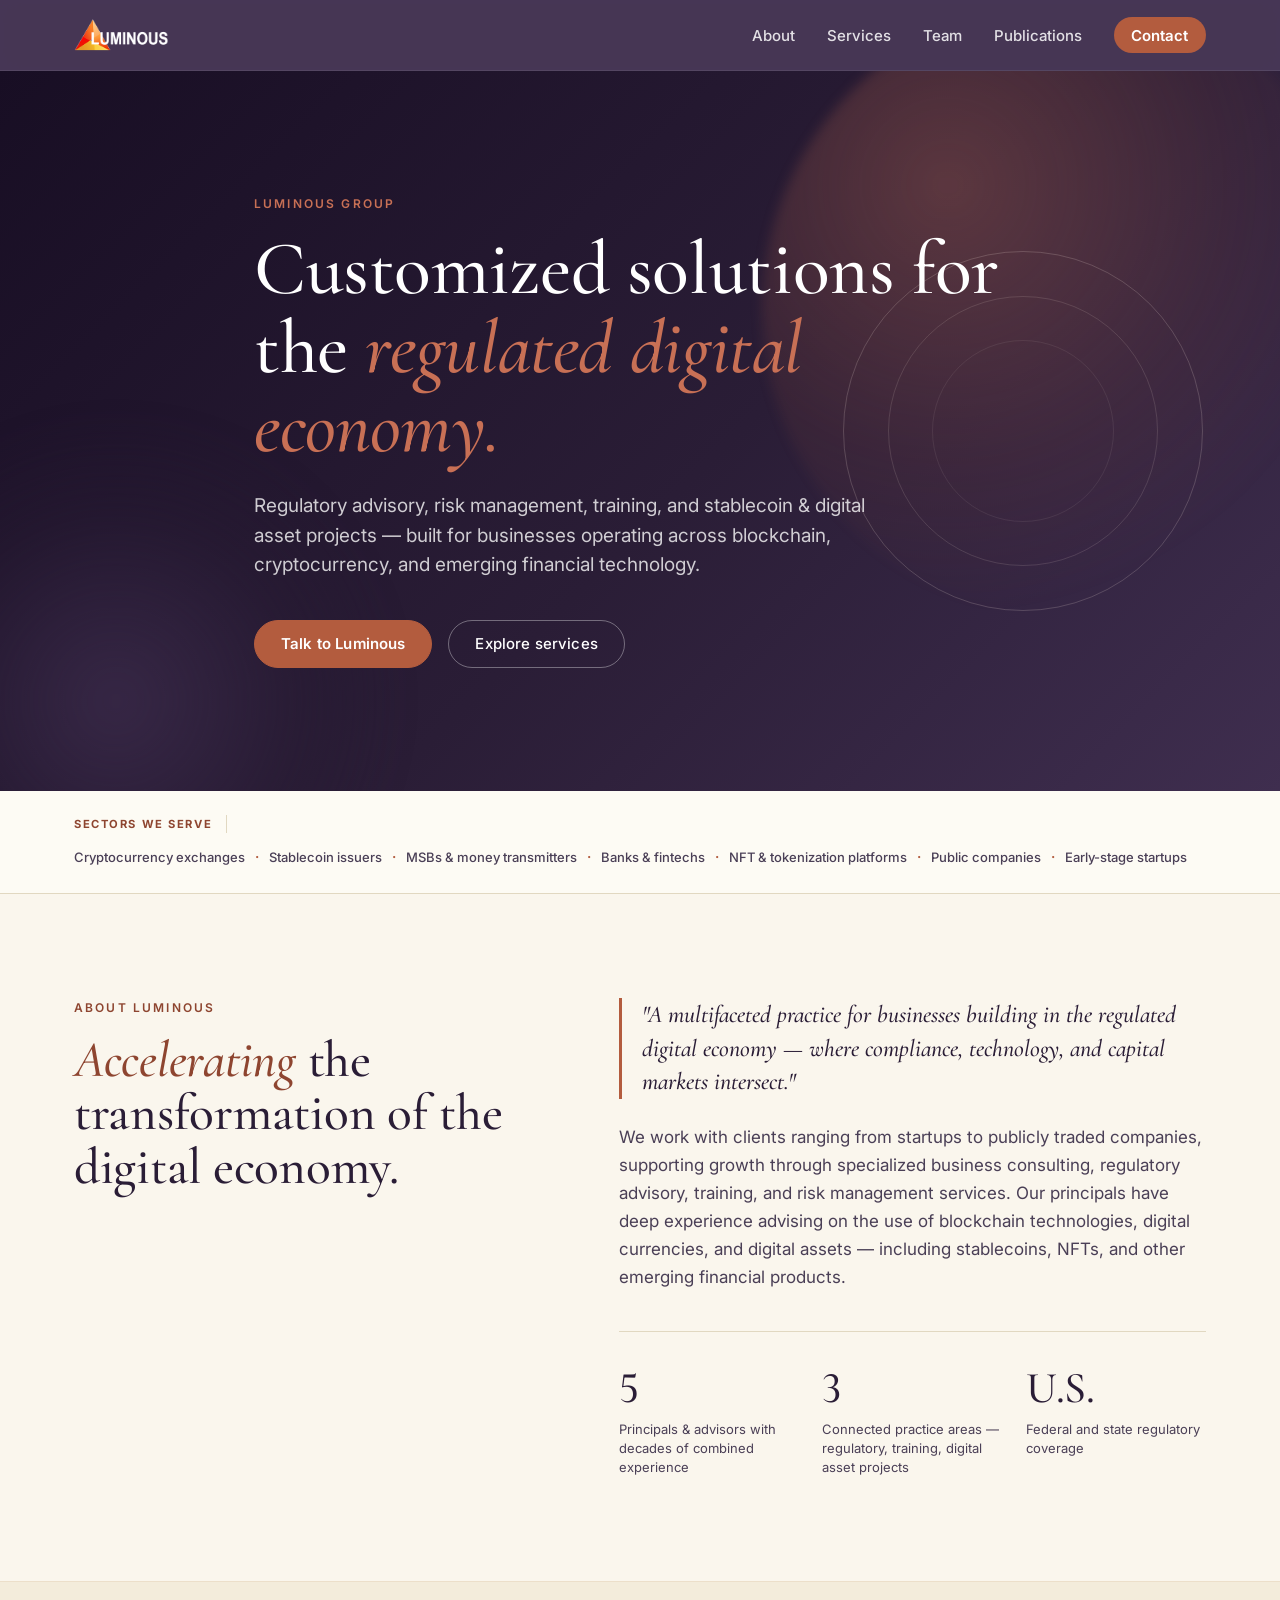
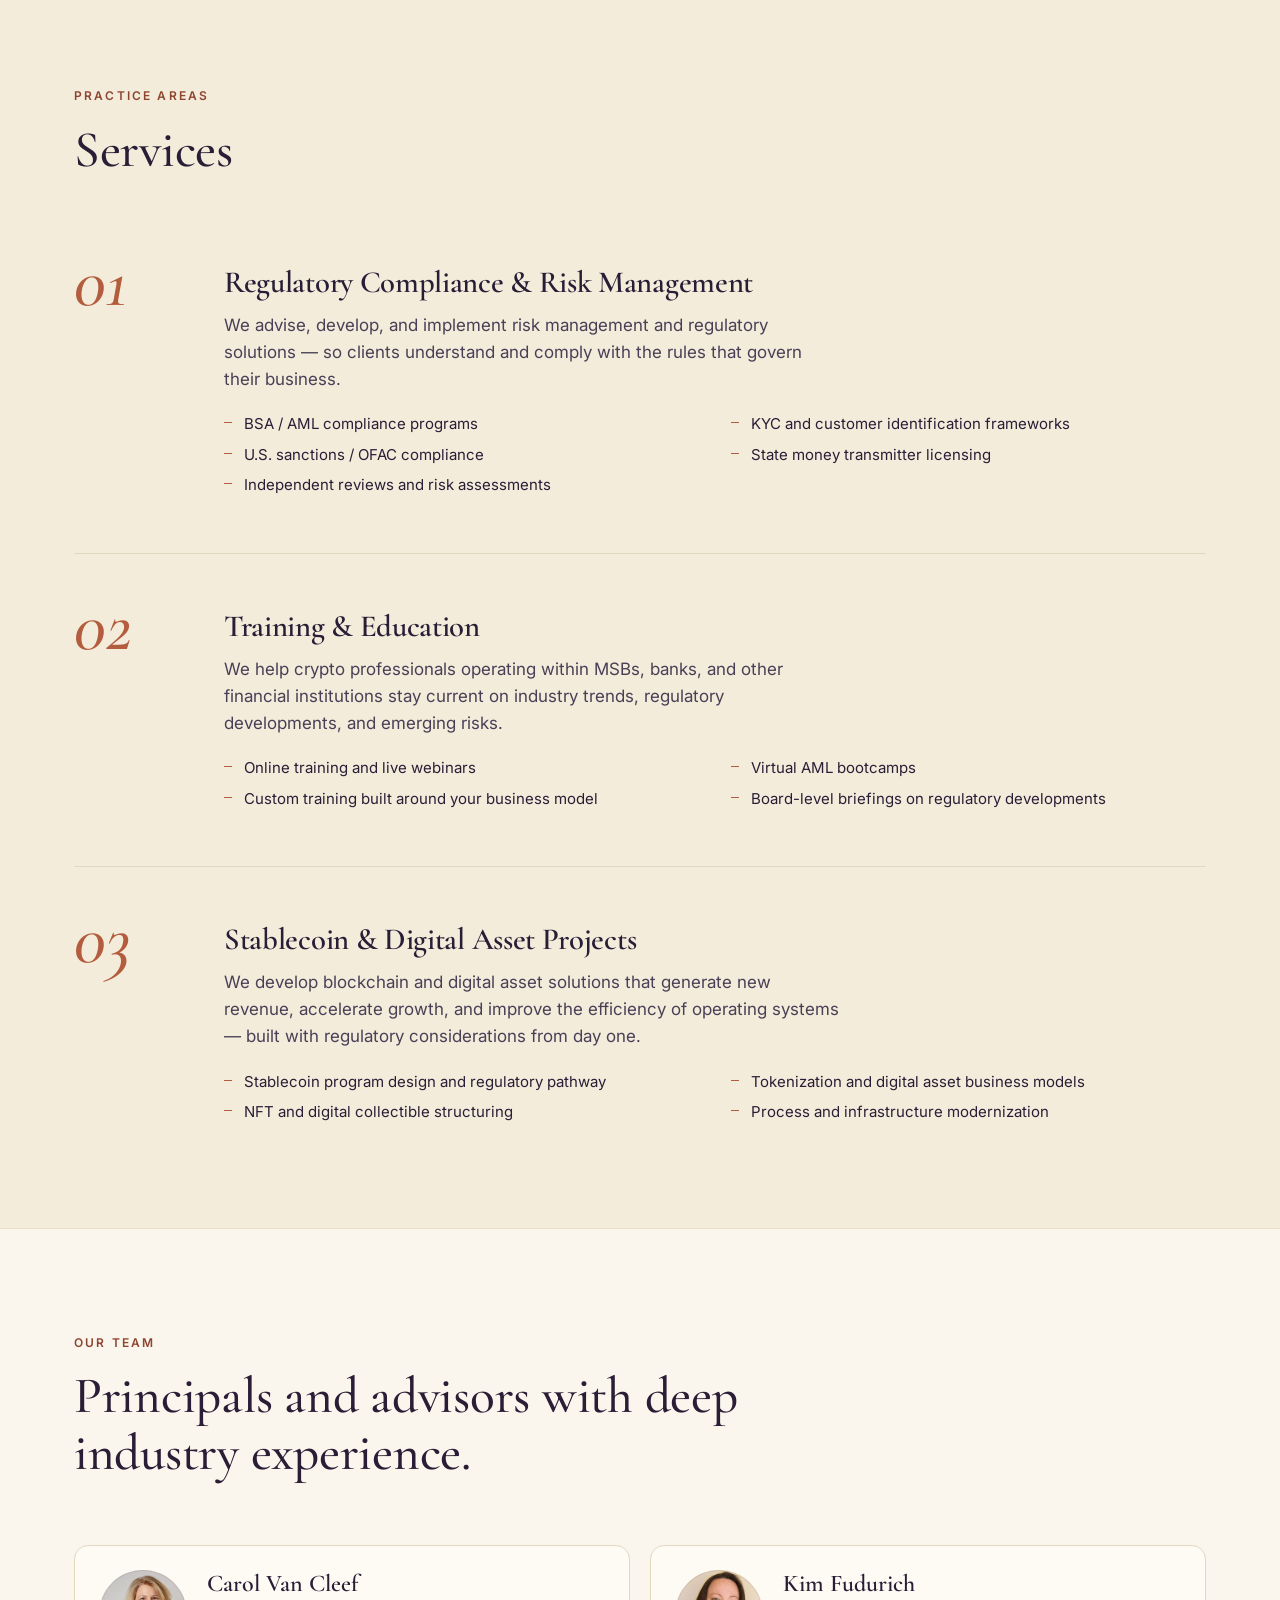
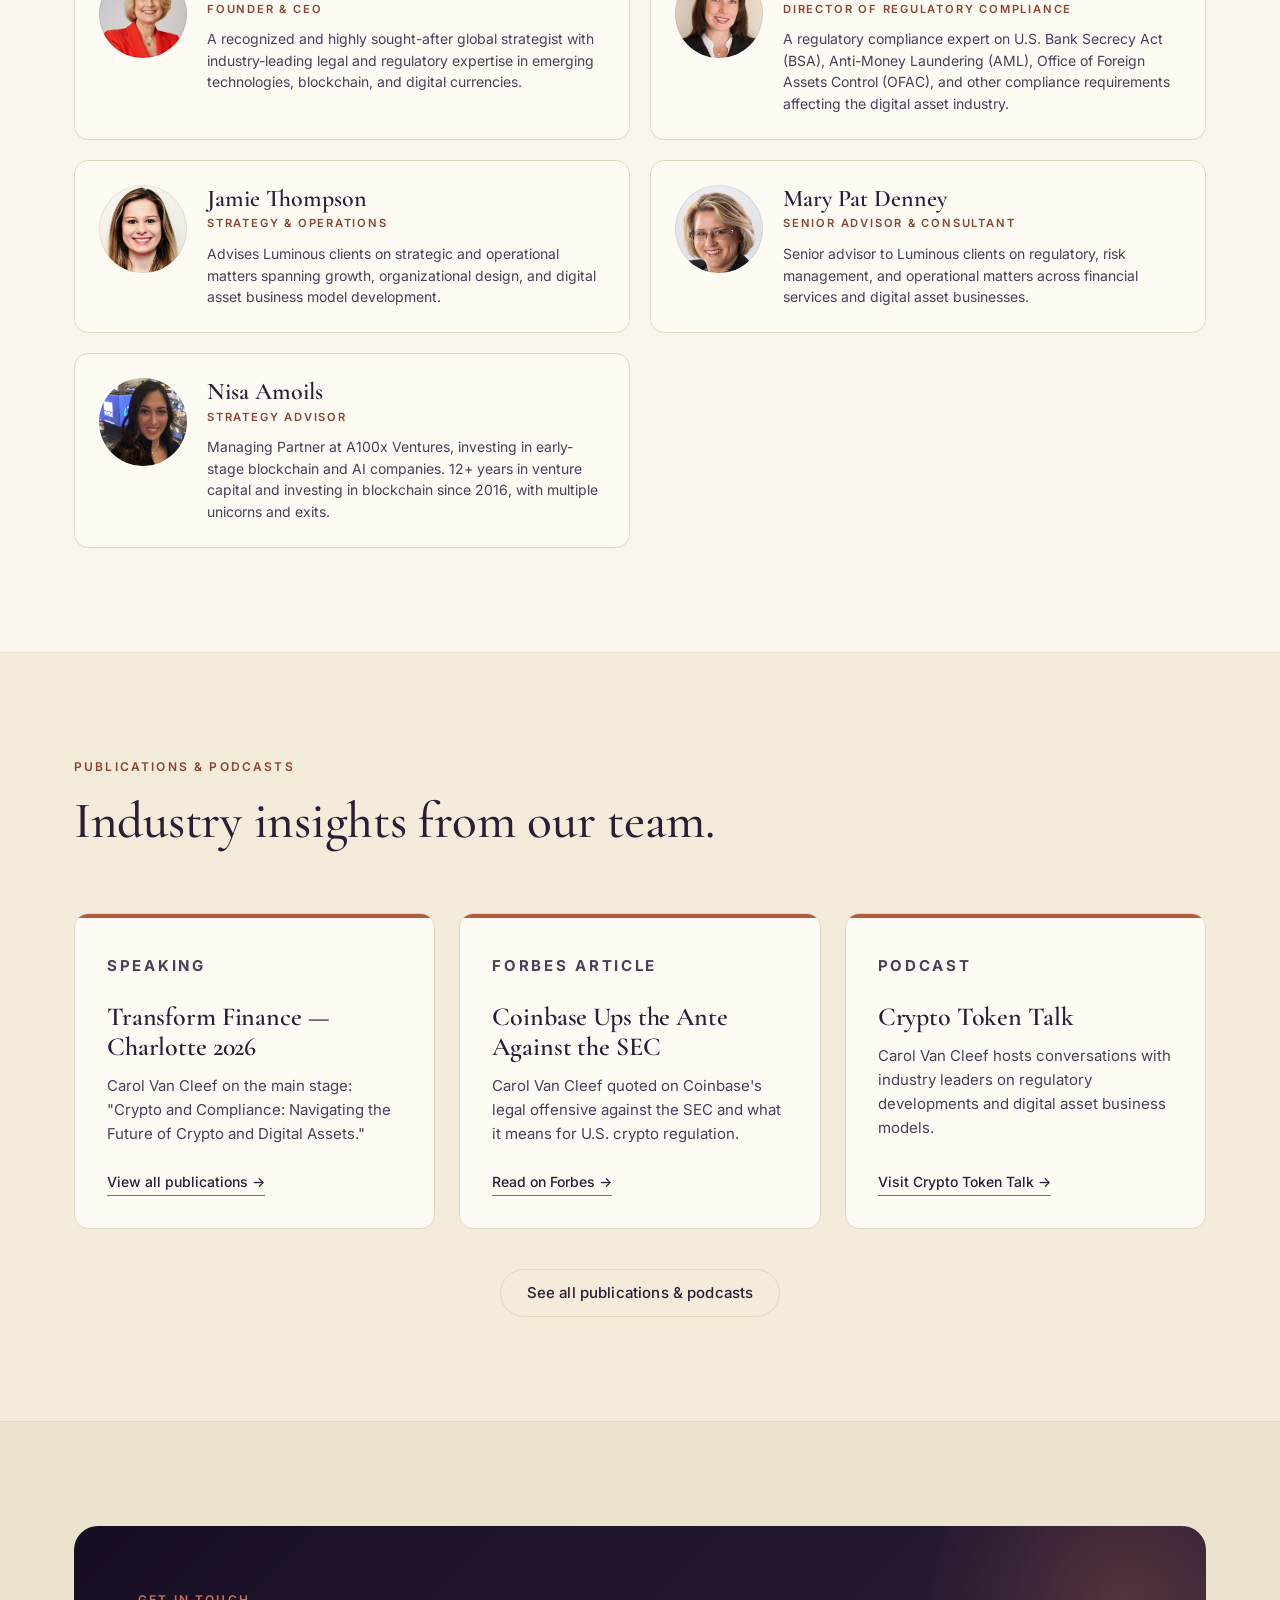
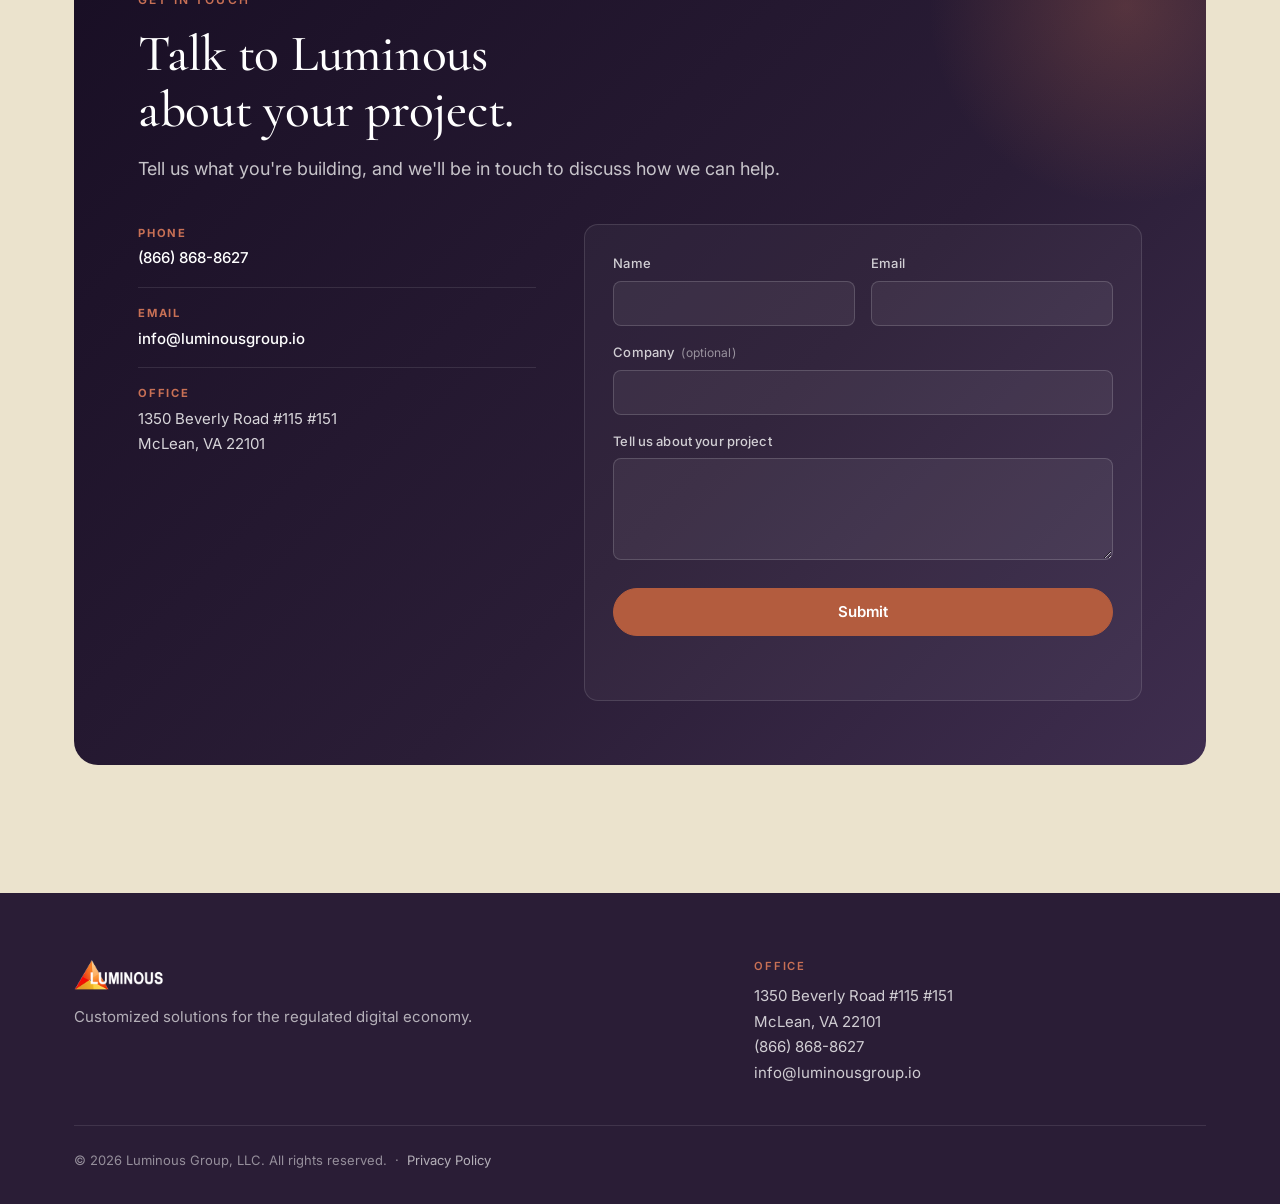
<file: index.html>
<!DOCTYPE html>
<html lang="en">
<head>
  <meta charset="UTF-8" />
  <meta name="viewport" content="width=device-width, initial-scale=1.0" />
  <title>Luminous Group — Digital Asset Regulatory &amp; Risk Advisory</title>
  <meta name="description" content="Luminous Group develops customized regulatory, risk, and digital asset solutions for businesses navigating the regulated digital economy." />
  <meta name="keywords" content="blockchain, cryptocurrency, stablecoins, BSA, AML, OFAC, money transmitter, digital assets, regulatory compliance" />

  <link rel="icon" type="image/png" sizes="32x32" href="assets/images/favicon-32.png" />
  <link rel="apple-touch-icon" href="assets/images/favicon-180.png" />

  <link rel="preconnect" href="https://fonts.googleapis.com" />
  <link rel="preconnect" href="https://fonts.gstatic.com" crossorigin />
  <link href="https://fonts.googleapis.com/css2?family=Inter:wght@400;500;600;700&family=Cormorant+Garamond:ital,wght@0,500;0,600;0,700;1,500;1,600&display=swap" rel="stylesheet" />

  <link rel="stylesheet" href="styles.css" />
</head>
<body>

  <a class="skip-link" href="#main">Skip to content</a>

  <header class="site-header" id="top">
    <div class="container header-inner">
      <a class="logo" href="#top" aria-label="Luminous Group home">
        <img src="assets/images/luminous-logo.png" alt="Luminous Group" />
      </a>
      <nav class="site-nav" aria-label="Primary">
        <button class="nav-toggle" aria-expanded="false" aria-controls="nav-menu">
          <span class="nav-toggle-bar"></span>
          <span class="nav-toggle-bar"></span>
          <span class="nav-toggle-bar"></span>
          <span class="sr-only">Menu</span>
        </button>
        <ul class="nav-menu" id="nav-menu">
          <li><a href="#about">About</a></li>
          <li><a href="#services">Services</a></li>
          <li><a href="#team">Team</a></li>
          <li><a href="publications.html">Publications</a></li>
          <li><a href="#contact" class="nav-cta">Contact</a></li>
        </ul>
      </nav>
    </div>
  </header>

  <main id="main">

    <section class="hero">
      <div class="hero-bg" aria-hidden="true">
        <div class="hero-orb"></div>
        <div class="hero-orb hero-orb-2"></div>
        <div class="hero-rings"></div>
      </div>
      <div class="container hero-inner">
        <p class="eyebrow">Luminous Group</p>
        <h1 class="hero-title">Customized solutions for the&nbsp;<em>regulated digital economy.</em></h1>
        <p class="hero-sub">Regulatory advisory, risk management, training, and stablecoin &amp; digital asset projects — built for businesses operating across blockchain, cryptocurrency, and emerging financial technology.</p>
        <div class="hero-actions">
          <a class="btn btn-gold" href="#contact">Talk to Luminous</a>
          <a class="btn btn-outline" href="#services">Explore services</a>
        </div>
      </div>
    </section>

    <section class="sectors" aria-label="Sectors we serve">
      <div class="container">
        <div class="sectors-row">
          <p class="sectors-label">Sectors we serve</p>
          <ul class="sectors-list">
            <li>Cryptocurrency exchanges</li>
            <li>Stablecoin issuers</li>
            <li>MSBs &amp; money transmitters</li>
            <li>Banks &amp; fintechs</li>
            <li>NFT &amp; tokenization platforms</li>
            <li>Public companies</li>
            <li>Early-stage startups</li>
          </ul>
        </div>
      </div>
    </section>

    <section class="about" id="about">
      <div class="container">
        <div class="about-grid">
          <div class="about-left">
            <p class="eyebrow">About Luminous</p>
            <h2 class="about-headline"><em>Accelerating</em> the transformation of the digital economy.</h2>
          </div>
          <div class="about-right">
            <p class="about-quote">"A multifaceted practice for businesses building in the regulated digital economy — where compliance, technology, and capital markets intersect."</p>
            <p class="about-body">We work with clients ranging from startups to publicly traded companies, supporting growth through specialized business consulting, regulatory advisory, training, and risk management services. Our principals have deep experience advising on the use of blockchain technologies, digital currencies, and digital assets — including stablecoins, NFTs, and other emerging financial products.</p>
            <div class="about-stats">
              <div class="about-stat">
                <p class="about-stat-num">5</p>
                <p class="about-stat-label">Principals &amp; advisors with decades of combined experience</p>
              </div>
              <div class="about-stat">
                <p class="about-stat-num">3</p>
                <p class="about-stat-label">Connected practice areas — regulatory, training, digital asset projects</p>
              </div>
              <div class="about-stat">
                <p class="about-stat-num">U.S.</p>
                <p class="about-stat-label">Federal and state regulatory coverage</p>
              </div>
            </div>
          </div>
        </div>
      </div>
    </section>

    <section class="services" id="services">
      <div class="container">
        <header class="section-heading">
          <p class="eyebrow">Practice areas</p>
          <h2>Services</h2>
        </header>

        <article class="service-row service-row-1">
          <div class="service-row-number">01</div>
          <div class="service-row-body">
            <h3>Regulatory Compliance &amp; Risk Management</h3>
            <p class="service-row-lede">We advise, develop, and implement risk management and regulatory solutions — so clients understand and comply with the rules that govern their business.</p>
            <ul class="service-row-list">
              <li>BSA / AML compliance programs</li>
              <li>KYC and customer identification frameworks</li>
              <li>U.S. sanctions / OFAC compliance</li>
              <li>State money transmitter licensing</li>
              <li>Independent reviews and risk assessments</li>
            </ul>
          </div>
        </article>

        <article class="service-row service-row-2">
          <div class="service-row-number">02</div>
          <div class="service-row-body">
            <h3>Training &amp; Education</h3>
            <p class="service-row-lede">We help crypto professionals operating within MSBs, banks, and other financial institutions stay current on industry trends, regulatory developments, and emerging risks.</p>
            <ul class="service-row-list">
              <li>Online training and live webinars</li>
              <li>Virtual AML bootcamps</li>
              <li>Custom training built around your business model</li>
              <li>Board-level briefings on regulatory developments</li>
            </ul>
          </div>
        </article>

        <article class="service-row service-row-3">
          <div class="service-row-number">03</div>
          <div class="service-row-body">
            <h3>Stablecoin &amp; Digital Asset Projects</h3>
            <p class="service-row-lede">We develop blockchain and digital asset solutions that generate new revenue, accelerate growth, and improve the efficiency of operating systems — built with regulatory considerations from day one.</p>
            <ul class="service-row-list">
              <li>Stablecoin program design and regulatory pathway</li>
              <li>Tokenization and digital asset business models</li>
              <li>NFT and digital collectible structuring</li>
              <li>Process and infrastructure modernization</li>
            </ul>
          </div>
        </article>
      </div>
    </section>

    <section class="team" id="team">
      <div class="container">
        <header class="section-heading">
          <p class="eyebrow">Our team</p>
          <h2>Principals and advisors with deep industry experience.</h2>
        </header>
        <div class="team-grid">
          <article class="team-card">
            <div class="team-photo"><img src="assets/team/carol-van-cleef.jpg" alt="Carol Van Cleef" /></div>
            <div class="team-meta">
              <h3>Carol Van Cleef</h3>
              <p class="team-title">Founder &amp; CEO</p>
              <p class="team-bio">A recognized and highly sought-after global strategist with industry-leading legal and regulatory expertise in emerging technologies, blockchain, and digital currencies.</p>
            </div>
          </article>
          <article class="team-card">
            <div class="team-photo"><img src="assets/team/kim-fudurich.jpg" alt="Kim Fudurich" /></div>
            <div class="team-meta">
              <h3>Kim Fudurich</h3>
              <p class="team-title">Director of Regulatory Compliance</p>
              <p class="team-bio">A regulatory compliance expert on U.S. Bank Secrecy Act (BSA), Anti-Money Laundering (AML), Office of Foreign Assets Control (OFAC), and other compliance requirements affecting the digital asset industry.</p>
            </div>
          </article>
          <article class="team-card">
            <div class="team-photo"><img src="assets/team/jamie-thompson.jpg" alt="Jamie Thompson" /></div>
            <div class="team-meta">
              <h3>Jamie Thompson</h3>
              <p class="team-title">Strategy &amp; Operations</p>
              <p class="team-bio">Advises Luminous clients on strategic and operational matters spanning growth, organizational design, and digital asset business model development.</p>
            </div>
          </article>
          <article class="team-card">
            <div class="team-photo"><img src="assets/team/mary-pat-denney.jpg" alt="Mary Pat Denney" /></div>
            <div class="team-meta">
              <h3>Mary Pat Denney</h3>
              <p class="team-title">Senior Advisor &amp; Consultant</p>
              <p class="team-bio">Senior advisor to Luminous clients on regulatory, risk management, and operational matters across financial services and digital asset businesses.</p>
            </div>
          </article>
          <article class="team-card">
            <div class="team-photo"><img src="assets/team/nisa-amoils.jpg" alt="Nisa Amoils" /></div>
            <div class="team-meta">
              <h3>Nisa Amoils</h3>
              <p class="team-title">Strategy Advisor</p>
              <p class="team-bio">Managing Partner at A100x Ventures, investing in early-stage blockchain and AI companies. 12+ years in venture capital and investing in blockchain since 2016, with multiple unicorns and exits.</p>
            </div>
          </article>
        </div>
      </div>
    </section>

    <section class="publications" id="publications">
      <div class="container">
        <header class="section-heading">
          <p class="eyebrow">Publications &amp; podcasts</p>
          <h2>Industry insights from our team.</h2>
        </header>
        <div class="pub-grid">
          <article class="pub-card pub-1">
            <p class="pub-type">Speaking</p>
            <h3>Transform Finance — Charlotte 2026</h3>
            <p>Carol Van Cleef on the main stage: "Crypto and Compliance: Navigating the Future of Crypto and Digital Assets."</p>
            <a class="pub-link" href="publications.html">View all publications →</a>
          </article>
          <article class="pub-card pub-2">
            <p class="pub-type">Forbes Article</p>
            <h3>Coinbase Ups the Ante Against the SEC</h3>
            <p>Carol Van Cleef quoted on Coinbase's legal offensive against the SEC and what it means for U.S. crypto regulation.</p>
            <a class="pub-link" href="https://www.forbes.com/sites/digital-assets/2023/05/01/coinbase-ups-the-ante-in-its-campaign-against-the-sec-to-save-crypto-in-the-us/" target="_blank" rel="noopener noreferrer">Read on Forbes →</a>
          </article>
          <article class="pub-card pub-3">
            <p class="pub-type">Podcast</p>
            <h3>Crypto Token Talk</h3>
            <p>Carol Van Cleef hosts conversations with industry leaders on regulatory developments and digital asset business models.</p>
            <a class="pub-link" href="https://cryptotokentalk.io/" target="_blank" rel="noopener noreferrer">Visit Crypto Token Talk →</a>
          </article>
        </div>
        <p class="services-cta" style="text-align:center; margin-top: 2.5rem;"><a class="btn btn-outline-dark" href="publications.html">See all publications &amp; podcasts</a></p>
      </div>
    </section>

    <section class="contact" id="contact">
      <div class="container">
        <div class="contact-card">
          <p class="eyebrow">Get in touch</p>
          <h2>Talk to Luminous about your project.</h2>
          <p class="contact-lede">Tell us what you're building, and we'll be in touch to discuss how we can help.</p>

          <div class="contact-split">
            <div class="contact-meta-col">
              <ul class="contact-meta">
                <li>
                  <span class="contact-label">Phone</span>
                  <a href="tel:+18668688627">(866) 868-8627</a>
                </li>
                <li>
                  <span class="contact-label">Email</span>
                  <a href="mailto:info@luminousgroup.io">info@luminousgroup.io</a>
                </li>
                <li>
                  <span class="contact-label">Office</span>
                  <span>1350 Beverly Road #115 #151<br />McLean, VA 22101</span>
                </li>
              </ul>
            </div>
            <form class="contact-form" id="contact-form" action="https://formspree.io/f/REPLACE_WITH_YOUR_FORMSPREE_ID" method="POST" novalidate>
              <div class="field-row">
                <div class="field">
                  <label for="name">Name</label>
                  <input type="text" id="name" name="name" autocomplete="name" required />
                </div>
                <div class="field">
                  <label for="email">Email</label>
                  <input type="email" id="email" name="email" autocomplete="email" required />
                </div>
              </div>
              <div class="field">
                <label for="company">Company <span class="optional">(optional)</span></label>
                <input type="text" id="company" name="company" autocomplete="organization" />
              </div>
              <div class="field">
                <label for="message">Tell us about your project</label>
                <textarea id="message" name="message" rows="4" required></textarea>
              </div>
              <input type="text" name="_gotcha" tabindex="-1" autocomplete="off" class="honeypot" aria-hidden="true" />
              <button type="submit" class="btn btn-gold">Submit</button>
              <p class="form-status" id="form-status" role="status" aria-live="polite"></p>
            </form>
          </div>
        </div>
      </div>
    </section>

  </main>

  <footer class="site-footer">
    <div class="container footer-inner">
      <div class="footer-cols">
        <div class="footer-col">
          <img class="footer-logo" src="assets/images/luminous-logo.png" alt="Luminous Group" />
          <p class="footer-tag">Customized solutions for the regulated digital economy.</p>
        </div>
        <div class="footer-col">
          <p class="footer-heading">Office</p>
          <p class="footer-detail">1350 Beverly Road #115 #151<br />McLean, VA 22101<br /><a href="tel:+18668688627">(866) 868-8627</a><br /><a href="mailto:info@luminousgroup.io">info@luminousgroup.io</a></p>
        </div>
      </div>
      <p class="colophon">&copy; <span id="year">2026</span> Luminous Group, LLC. All rights reserved. &nbsp;&middot;&nbsp; <a href="privacy-policy.html">Privacy Policy</a></p>
    </div>
  </footer>

  <script src="script.js"></script>
</body>
</html>
</file>
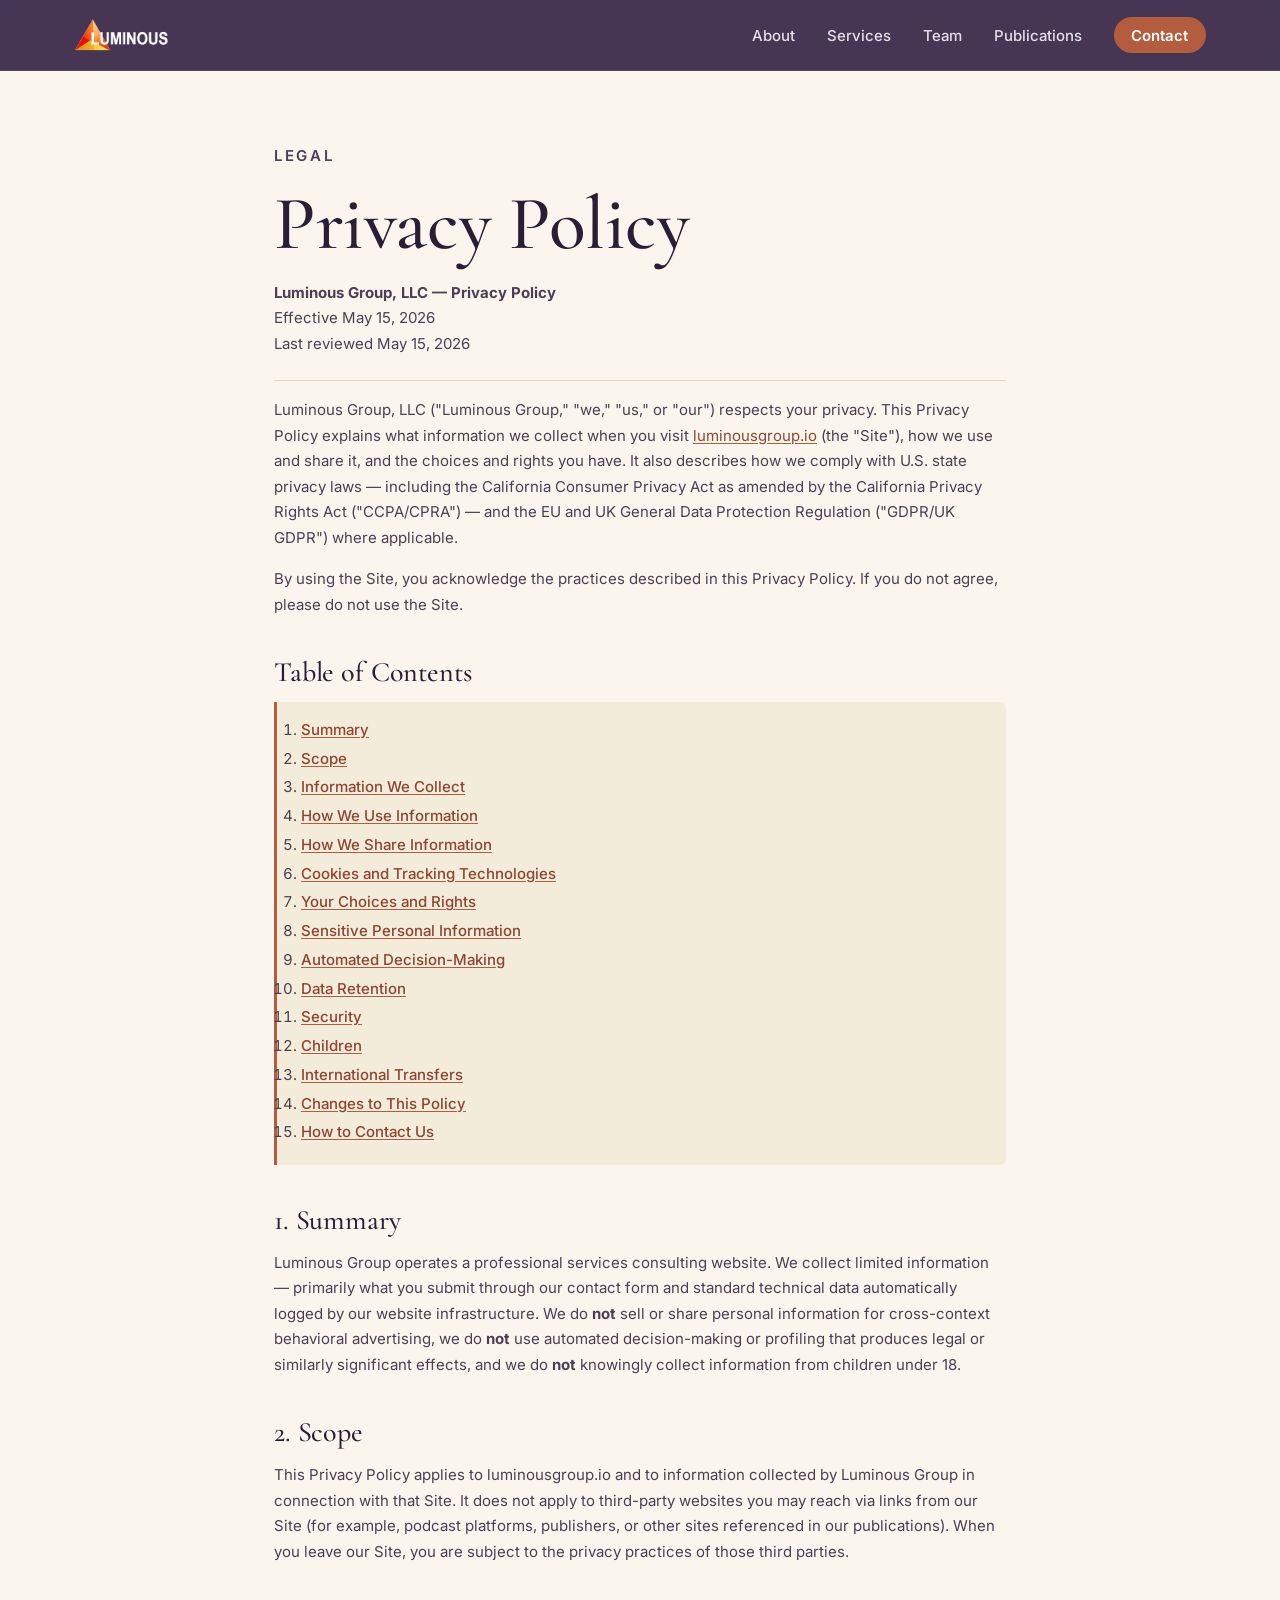
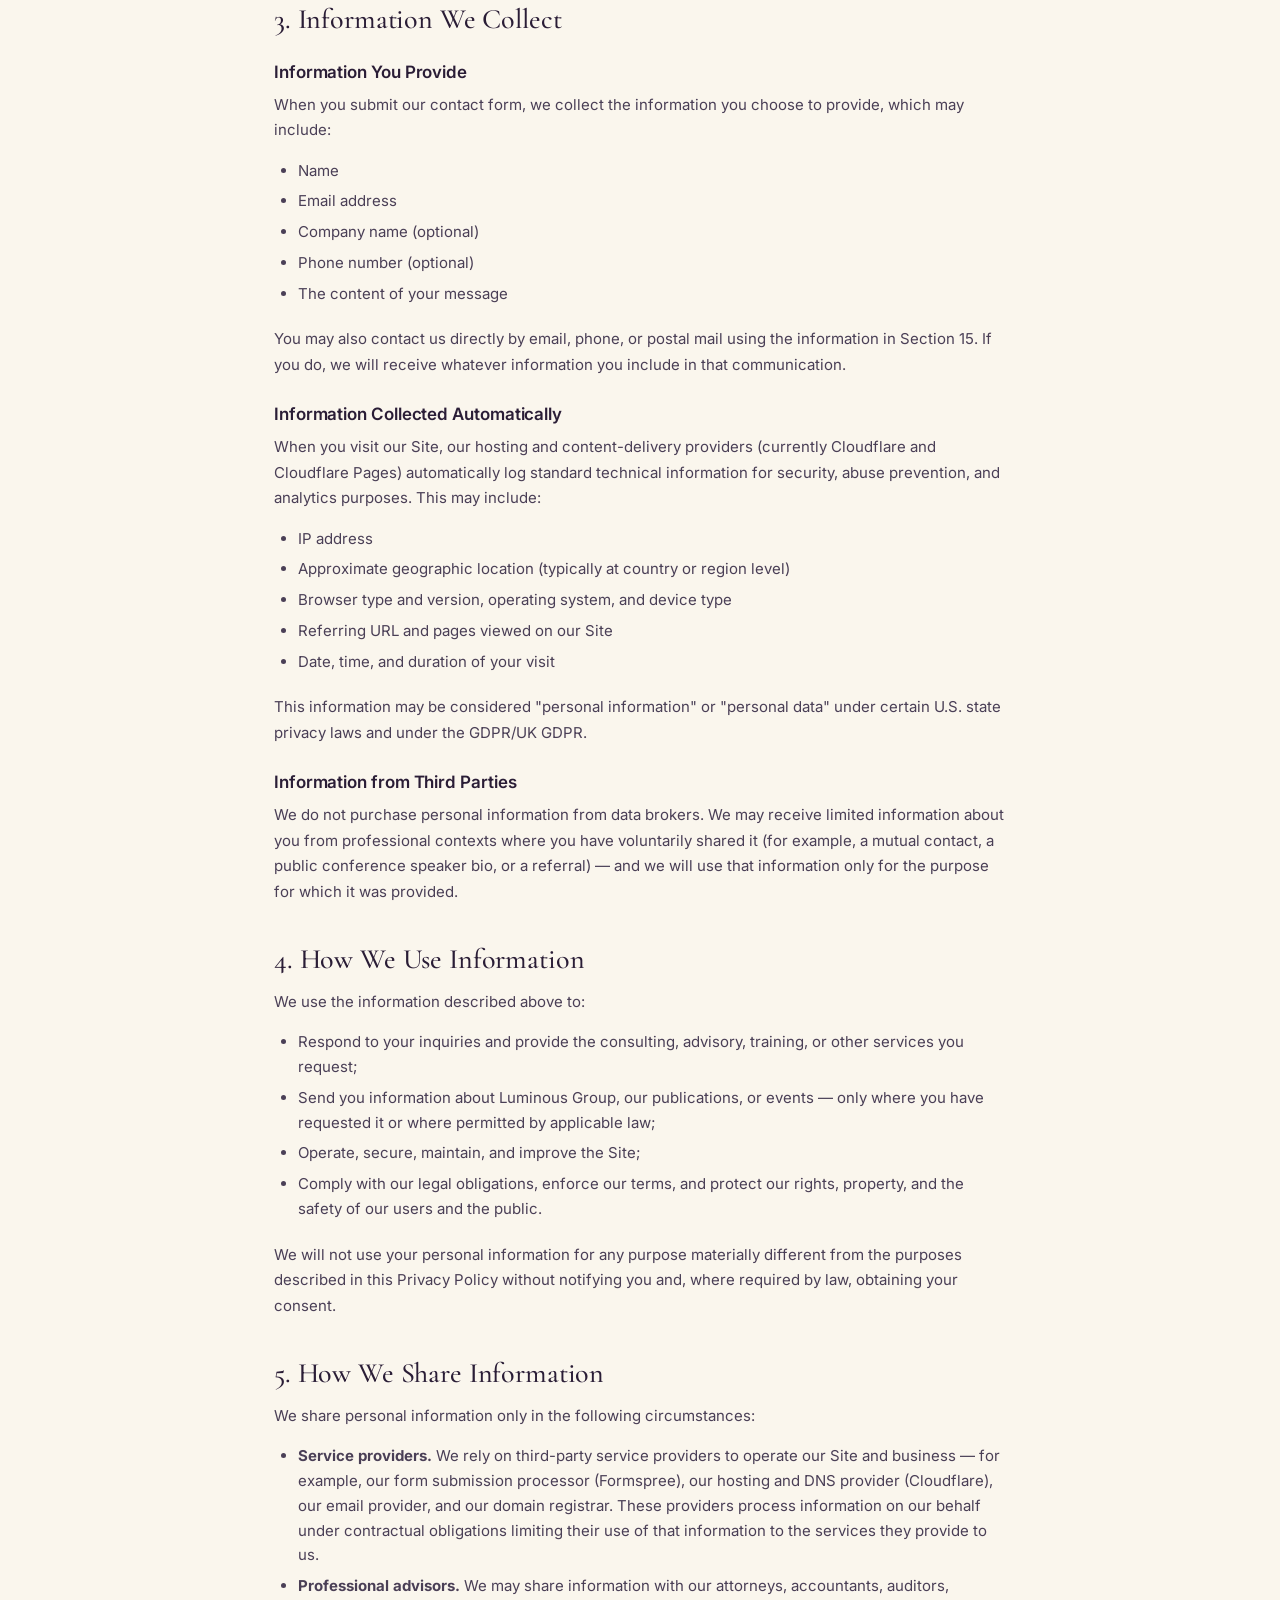
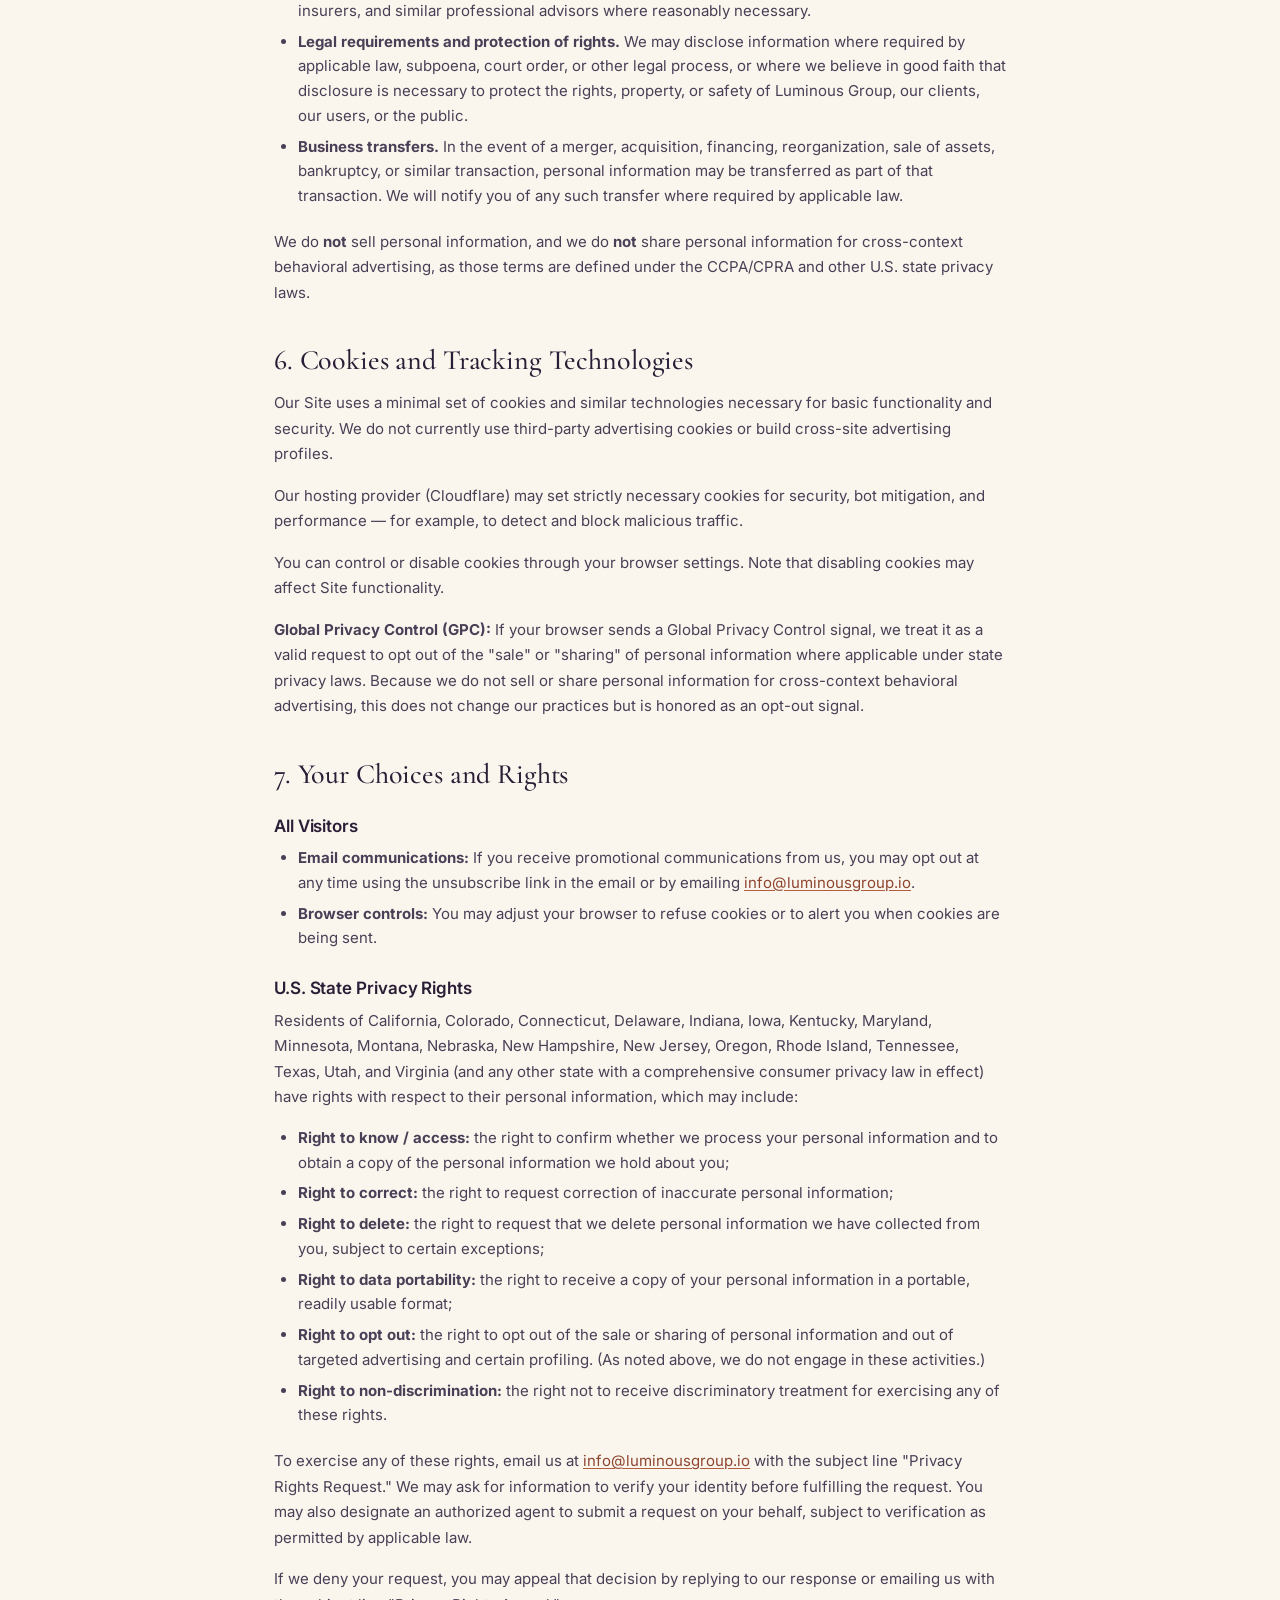
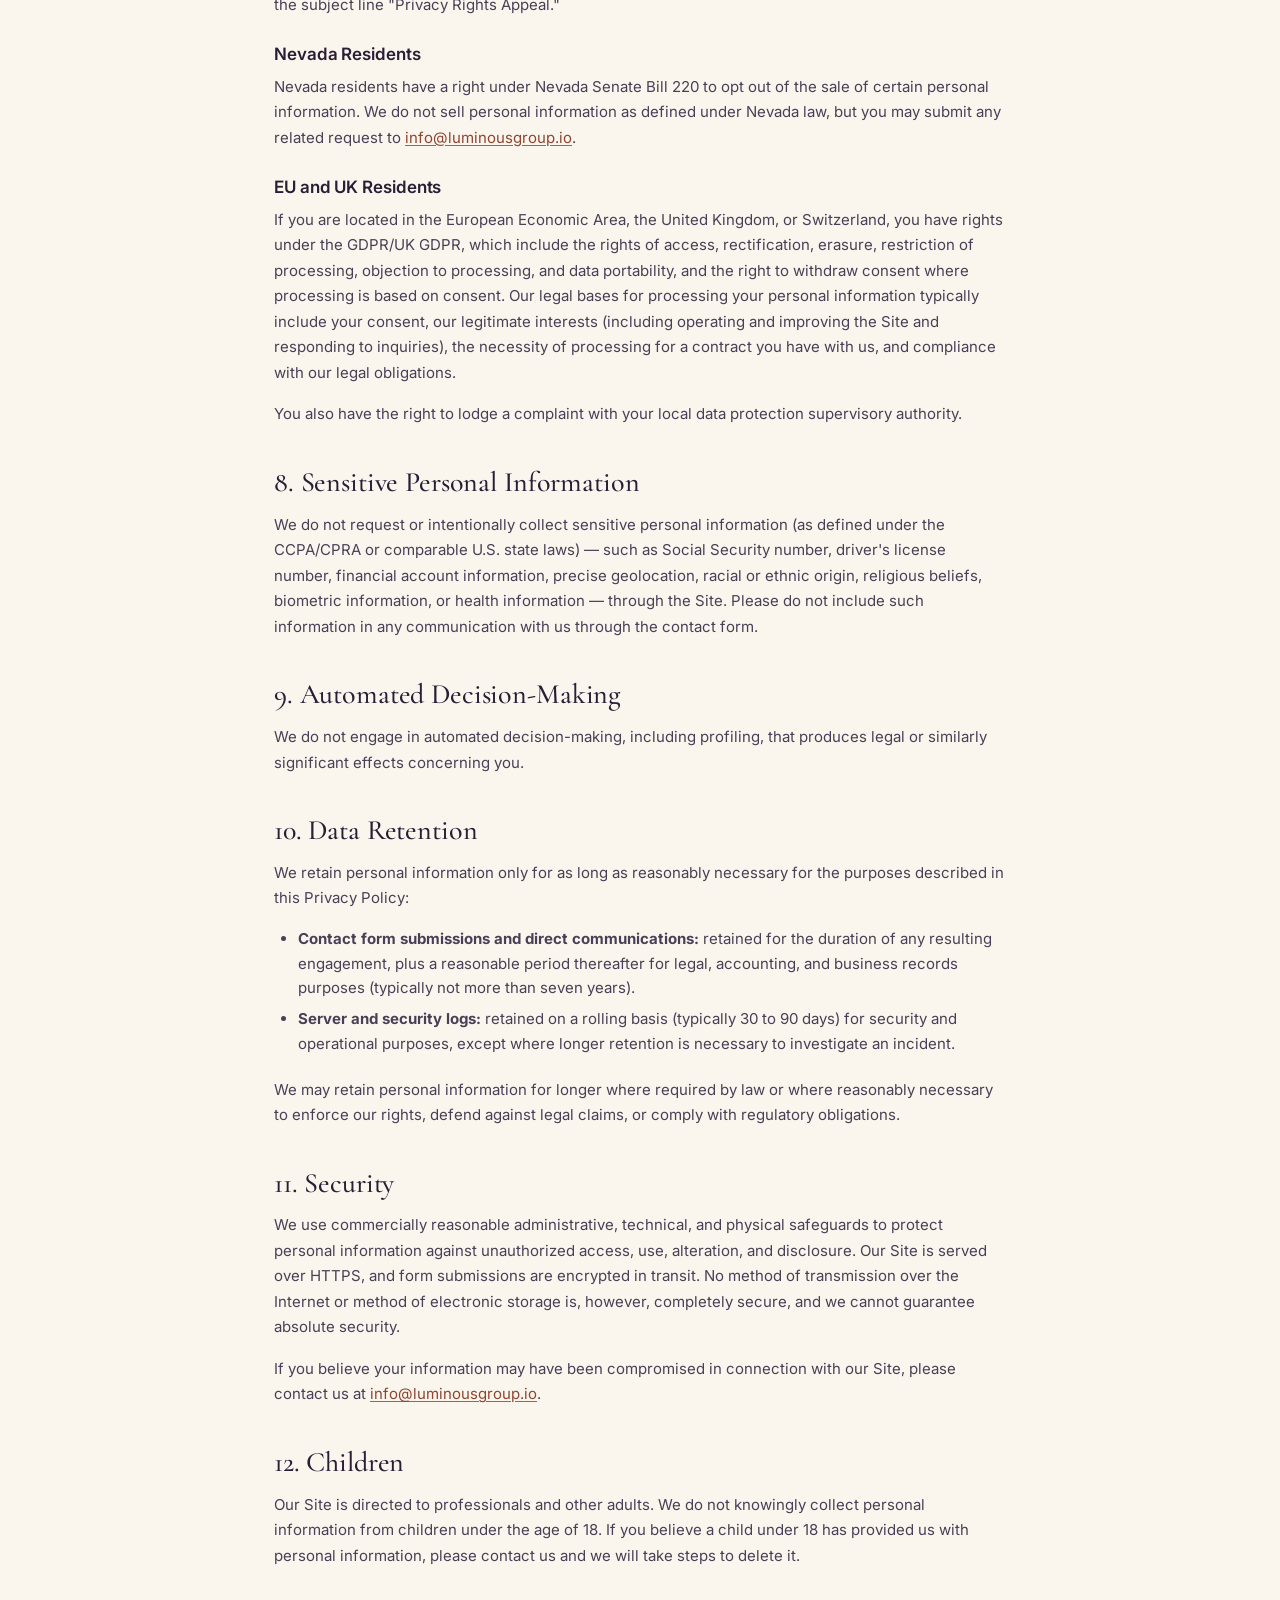
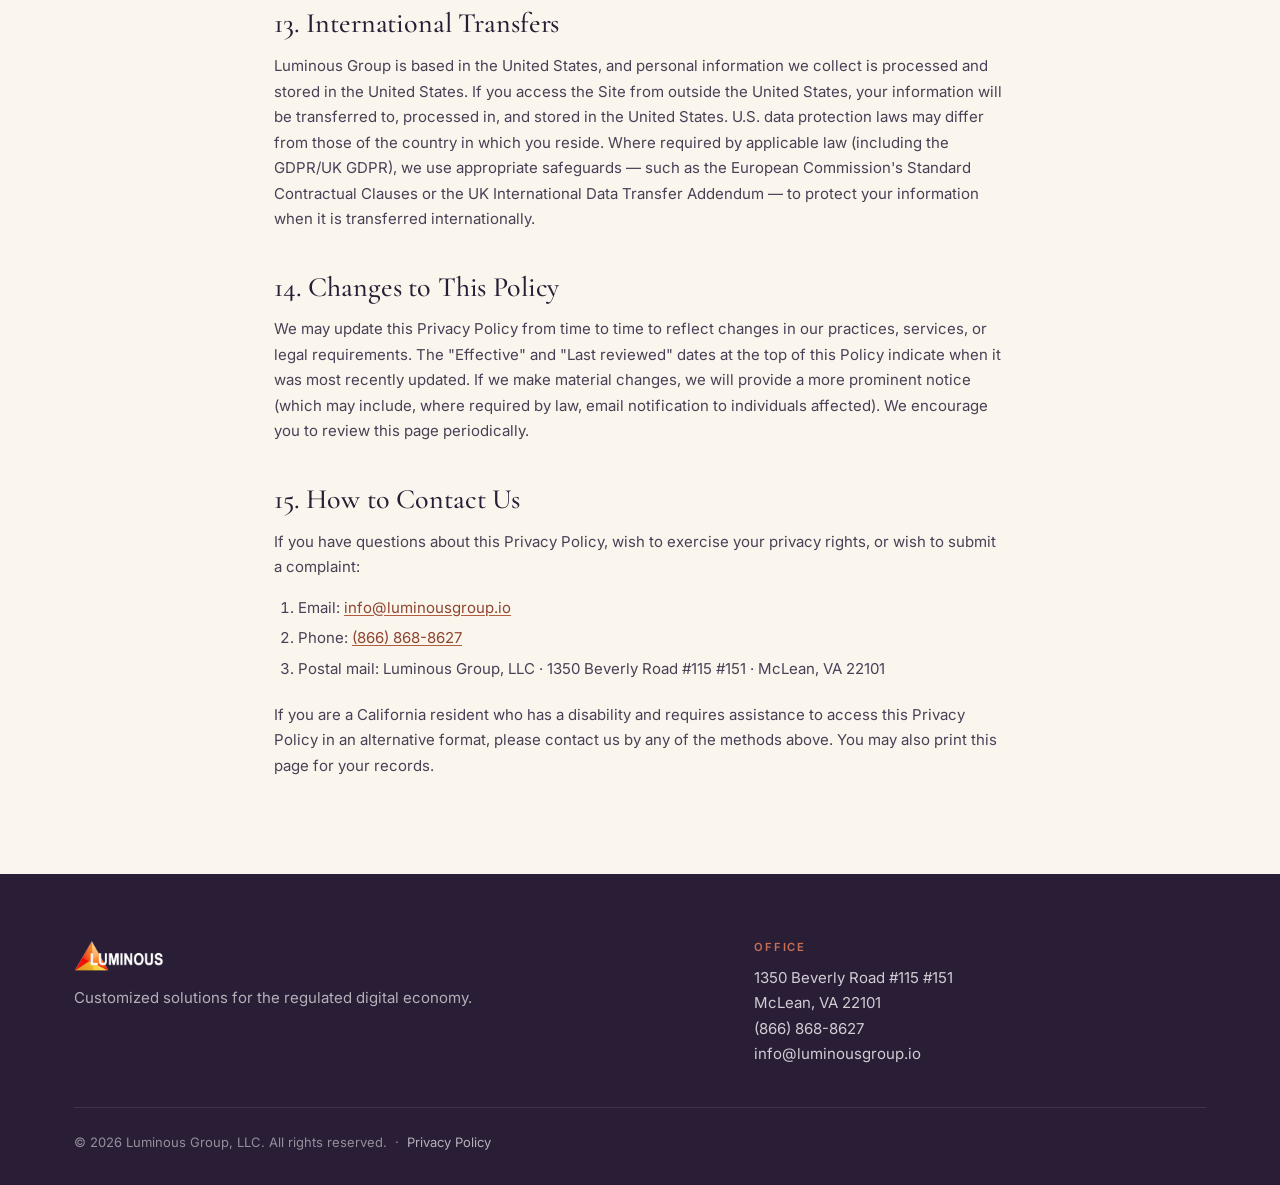
<file: privacy-policy.html>
<!DOCTYPE html>
<html lang="en">
<head>
  <meta charset="UTF-8" />
  <meta name="viewport" content="width=device-width, initial-scale=1.0" />
  <title>Privacy Policy — Luminous Group</title>
  <meta name="description" content="Luminous Group, LLC privacy policy describing how user information is collected, used, and shared." />

  <link rel="icon" type="image/png" sizes="32x32" href="assets/images/favicon-32.png" />
  <link rel="apple-touch-icon" href="assets/images/favicon-180.png" />

  <link rel="preconnect" href="https://fonts.googleapis.com" />
  <link rel="preconnect" href="https://fonts.gstatic.com" crossorigin />
  <link href="https://fonts.googleapis.com/css2?family=Inter:wght@400;500;600;700&family=Cormorant+Garamond:ital,wght@0,500;0,600;0,700;1,500;1,600&display=swap" rel="stylesheet" />

  <link rel="stylesheet" href="styles.css" />
</head>
<body class="page-legal">

  <a class="skip-link" href="#main">Skip to content</a>

  <header class="site-header" id="top">
    <div class="container header-inner">
      <a class="logo" href="index.html" aria-label="Luminous Group home">
        <img src="assets/images/luminous-logo.png" alt="Luminous Group" />
      </a>
      <nav class="site-nav" aria-label="Primary">
        <button class="nav-toggle" aria-expanded="false" aria-controls="nav-menu">
          <span class="nav-toggle-bar"></span>
          <span class="nav-toggle-bar"></span>
          <span class="nav-toggle-bar"></span>
          <span class="sr-only">Menu</span>
        </button>
        <ul class="nav-menu" id="nav-menu">
          <li><a href="index.html#about">About</a></li>
          <li><a href="index.html#services">Services</a></li>
          <li><a href="index.html#team">Team</a></li>
          <li><a href="publications.html">Publications</a></li>
          <li><a href="index.html#contact" class="nav-cta">Contact</a></li>
        </ul>
      </nav>
    </div>
  </header>

  <main id="main">

    <section class="legal-section">
      <div class="container legal-container">
        <p class="eyebrow">Legal</p>
        <h1>Privacy Policy</h1>
        <p class="legal-meta"><strong>Luminous Group, LLC — Privacy Policy</strong><br />Effective May 15, 2026<br />Last reviewed May 15, 2026</p>

        <p>Luminous Group, LLC ("Luminous Group," "we," "us," or "our") respects your privacy. This Privacy Policy explains what information we collect when you visit <a href="https://luminousgroup.io">luminousgroup.io</a> (the "Site"), how we use and share it, and the choices and rights you have. It also describes how we comply with U.S. state privacy laws — including the California Consumer Privacy Act as amended by the California Privacy Rights Act ("CCPA/CPRA") — and the EU and UK General Data Protection Regulation ("GDPR/UK GDPR") where applicable.</p>

        <p>By using the Site, you acknowledge the practices described in this Privacy Policy. If you do not agree, please do not use the Site.</p>

        <h2>Table of Contents</h2>
        <ol class="legal-toc">
          <li><a href="#sec-1">Summary</a></li>
          <li><a href="#sec-2">Scope</a></li>
          <li><a href="#sec-3">Information We Collect</a></li>
          <li><a href="#sec-4">How We Use Information</a></li>
          <li><a href="#sec-5">How We Share Information</a></li>
          <li><a href="#sec-6">Cookies and Tracking Technologies</a></li>
          <li><a href="#sec-7">Your Choices and Rights</a></li>
          <li><a href="#sec-8">Sensitive Personal Information</a></li>
          <li><a href="#sec-9">Automated Decision-Making</a></li>
          <li><a href="#sec-10">Data Retention</a></li>
          <li><a href="#sec-11">Security</a></li>
          <li><a href="#sec-12">Children</a></li>
          <li><a href="#sec-13">International Transfers</a></li>
          <li><a href="#sec-14">Changes to This Policy</a></li>
          <li><a href="#sec-15">How to Contact Us</a></li>
        </ol>

        <h2 id="sec-1">1. Summary</h2>
        <p>Luminous Group operates a professional services consulting website. We collect limited information — primarily what you submit through our contact form and standard technical data automatically logged by our website infrastructure. We do <strong>not</strong> sell or share personal information for cross-context behavioral advertising, we do <strong>not</strong> use automated decision-making or profiling that produces legal or similarly significant effects, and we do <strong>not</strong> knowingly collect information from children under 18.</p>

        <h2 id="sec-2">2. Scope</h2>
        <p>This Privacy Policy applies to luminousgroup.io and to information collected by Luminous Group in connection with that Site. It does not apply to third-party websites you may reach via links from our Site (for example, podcast platforms, publishers, or other sites referenced in our publications). When you leave our Site, you are subject to the privacy practices of those third parties.</p>

        <h2 id="sec-3">3. Information We Collect</h2>

        <h3>Information You Provide</h3>
        <p>When you submit our contact form, we collect the information you choose to provide, which may include:</p>
        <ul>
          <li>Name</li>
          <li>Email address</li>
          <li>Company name (optional)</li>
          <li>Phone number (optional)</li>
          <li>The content of your message</li>
        </ul>
        <p>You may also contact us directly by email, phone, or postal mail using the information in Section 15. If you do, we will receive whatever information you include in that communication.</p>

        <h3>Information Collected Automatically</h3>
        <p>When you visit our Site, our hosting and content-delivery providers (currently Cloudflare and Cloudflare Pages) automatically log standard technical information for security, abuse prevention, and analytics purposes. This may include:</p>
        <ul>
          <li>IP address</li>
          <li>Approximate geographic location (typically at country or region level)</li>
          <li>Browser type and version, operating system, and device type</li>
          <li>Referring URL and pages viewed on our Site</li>
          <li>Date, time, and duration of your visit</li>
        </ul>
        <p>This information may be considered "personal information" or "personal data" under certain U.S. state privacy laws and under the GDPR/UK GDPR.</p>

        <h3>Information from Third Parties</h3>
        <p>We do not purchase personal information from data brokers. We may receive limited information about you from professional contexts where you have voluntarily shared it (for example, a mutual contact, a public conference speaker bio, or a referral) — and we will use that information only for the purpose for which it was provided.</p>

        <h2 id="sec-4">4. How We Use Information</h2>
        <p>We use the information described above to:</p>
        <ul>
          <li>Respond to your inquiries and provide the consulting, advisory, training, or other services you request;</li>
          <li>Send you information about Luminous Group, our publications, or events — only where you have requested it or where permitted by applicable law;</li>
          <li>Operate, secure, maintain, and improve the Site;</li>
          <li>Comply with our legal obligations, enforce our terms, and protect our rights, property, and the safety of our users and the public.</li>
        </ul>
        <p>We will not use your personal information for any purpose materially different from the purposes described in this Privacy Policy without notifying you and, where required by law, obtaining your consent.</p>

        <h2 id="sec-5">5. How We Share Information</h2>
        <p>We share personal information only in the following circumstances:</p>
        <ul>
          <li><strong>Service providers.</strong> We rely on third-party service providers to operate our Site and business — for example, our form submission processor (Formspree), our hosting and DNS provider (Cloudflare), our email provider, and our domain registrar. These providers process information on our behalf under contractual obligations limiting their use of that information to the services they provide to us.</li>
          <li><strong>Professional advisors.</strong> We may share information with our attorneys, accountants, auditors, insurers, and similar professional advisors where reasonably necessary.</li>
          <li><strong>Legal requirements and protection of rights.</strong> We may disclose information where required by applicable law, subpoena, court order, or other legal process, or where we believe in good faith that disclosure is necessary to protect the rights, property, or safety of Luminous Group, our clients, our users, or the public.</li>
          <li><strong>Business transfers.</strong> In the event of a merger, acquisition, financing, reorganization, sale of assets, bankruptcy, or similar transaction, personal information may be transferred as part of that transaction. We will notify you of any such transfer where required by applicable law.</li>
        </ul>
        <p>We do <strong>not</strong> sell personal information, and we do <strong>not</strong> share personal information for cross-context behavioral advertising, as those terms are defined under the CCPA/CPRA and other U.S. state privacy laws.</p>

        <h2 id="sec-6">6. Cookies and Tracking Technologies</h2>
        <p>Our Site uses a minimal set of cookies and similar technologies necessary for basic functionality and security. We do not currently use third-party advertising cookies or build cross-site advertising profiles.</p>
        <p>Our hosting provider (Cloudflare) may set strictly necessary cookies for security, bot mitigation, and performance — for example, to detect and block malicious traffic.</p>
        <p>You can control or disable cookies through your browser settings. Note that disabling cookies may affect Site functionality.</p>
        <p><strong>Global Privacy Control (GPC):</strong> If your browser sends a Global Privacy Control signal, we treat it as a valid request to opt out of the "sale" or "sharing" of personal information where applicable under state privacy laws. Because we do not sell or share personal information for cross-context behavioral advertising, this does not change our practices but is honored as an opt-out signal.</p>

        <h2 id="sec-7">7. Your Choices and Rights</h2>

        <h3>All Visitors</h3>
        <ul>
          <li><strong>Email communications:</strong> If you receive promotional communications from us, you may opt out at any time using the unsubscribe link in the email or by emailing <a href="mailto:info@luminousgroup.io">info@luminousgroup.io</a>.</li>
          <li><strong>Browser controls:</strong> You may adjust your browser to refuse cookies or to alert you when cookies are being sent.</li>
        </ul>

        <h3>U.S. State Privacy Rights</h3>
        <p>Residents of California, Colorado, Connecticut, Delaware, Indiana, Iowa, Kentucky, Maryland, Minnesota, Montana, Nebraska, New Hampshire, New Jersey, Oregon, Rhode Island, Tennessee, Texas, Utah, and Virginia (and any other state with a comprehensive consumer privacy law in effect) have rights with respect to their personal information, which may include:</p>
        <ul>
          <li><strong>Right to know / access:</strong> the right to confirm whether we process your personal information and to obtain a copy of the personal information we hold about you;</li>
          <li><strong>Right to correct:</strong> the right to request correction of inaccurate personal information;</li>
          <li><strong>Right to delete:</strong> the right to request that we delete personal information we have collected from you, subject to certain exceptions;</li>
          <li><strong>Right to data portability:</strong> the right to receive a copy of your personal information in a portable, readily usable format;</li>
          <li><strong>Right to opt out:</strong> the right to opt out of the sale or sharing of personal information and out of targeted advertising and certain profiling. (As noted above, we do not engage in these activities.)</li>
          <li><strong>Right to non-discrimination:</strong> the right not to receive discriminatory treatment for exercising any of these rights.</li>
        </ul>
        <p>To exercise any of these rights, email us at <a href="mailto:info@luminousgroup.io">info@luminousgroup.io</a> with the subject line "Privacy Rights Request." We may ask for information to verify your identity before fulfilling the request. You may also designate an authorized agent to submit a request on your behalf, subject to verification as permitted by applicable law.</p>
        <p>If we deny your request, you may appeal that decision by replying to our response or emailing us with the subject line "Privacy Rights Appeal."</p>

        <h3>Nevada Residents</h3>
        <p>Nevada residents have a right under Nevada Senate Bill 220 to opt out of the sale of certain personal information. We do not sell personal information as defined under Nevada law, but you may submit any related request to <a href="mailto:info@luminousgroup.io">info@luminousgroup.io</a>.</p>

        <h3>EU and UK Residents</h3>
        <p>If you are located in the European Economic Area, the United Kingdom, or Switzerland, you have rights under the GDPR/UK GDPR, which include the rights of access, rectification, erasure, restriction of processing, objection to processing, and data portability, and the right to withdraw consent where processing is based on consent. Our legal bases for processing your personal information typically include your consent, our legitimate interests (including operating and improving the Site and responding to inquiries), the necessity of processing for a contract you have with us, and compliance with our legal obligations.</p>
        <p>You also have the right to lodge a complaint with your local data protection supervisory authority.</p>

        <h2 id="sec-8">8. Sensitive Personal Information</h2>
        <p>We do not request or intentionally collect sensitive personal information (as defined under the CCPA/CPRA or comparable U.S. state laws) — such as Social Security number, driver's license number, financial account information, precise geolocation, racial or ethnic origin, religious beliefs, biometric information, or health information — through the Site. Please do not include such information in any communication with us through the contact form.</p>

        <h2 id="sec-9">9. Automated Decision-Making</h2>
        <p>We do not engage in automated decision-making, including profiling, that produces legal or similarly significant effects concerning you.</p>

        <h2 id="sec-10">10. Data Retention</h2>
        <p>We retain personal information only for as long as reasonably necessary for the purposes described in this Privacy Policy:</p>
        <ul>
          <li><strong>Contact form submissions and direct communications:</strong> retained for the duration of any resulting engagement, plus a reasonable period thereafter for legal, accounting, and business records purposes (typically not more than seven years).</li>
          <li><strong>Server and security logs:</strong> retained on a rolling basis (typically 30 to 90 days) for security and operational purposes, except where longer retention is necessary to investigate an incident.</li>
        </ul>
        <p>We may retain personal information for longer where required by law or where reasonably necessary to enforce our rights, defend against legal claims, or comply with regulatory obligations.</p>

        <h2 id="sec-11">11. Security</h2>
        <p>We use commercially reasonable administrative, technical, and physical safeguards to protect personal information against unauthorized access, use, alteration, and disclosure. Our Site is served over HTTPS, and form submissions are encrypted in transit. No method of transmission over the Internet or method of electronic storage is, however, completely secure, and we cannot guarantee absolute security.</p>
        <p>If you believe your information may have been compromised in connection with our Site, please contact us at <a href="mailto:info@luminousgroup.io">info@luminousgroup.io</a>.</p>

        <h2 id="sec-12">12. Children</h2>
        <p>Our Site is directed to professionals and other adults. We do not knowingly collect personal information from children under the age of 18. If you believe a child under 18 has provided us with personal information, please contact us and we will take steps to delete it.</p>

        <h2 id="sec-13">13. International Transfers</h2>
        <p>Luminous Group is based in the United States, and personal information we collect is processed and stored in the United States. If you access the Site from outside the United States, your information will be transferred to, processed in, and stored in the United States. U.S. data protection laws may differ from those of the country in which you reside. Where required by applicable law (including the GDPR/UK GDPR), we use appropriate safeguards — such as the European Commission's Standard Contractual Clauses or the UK International Data Transfer Addendum — to protect your information when it is transferred internationally.</p>

        <h2 id="sec-14">14. Changes to This Policy</h2>
        <p>We may update this Privacy Policy from time to time to reflect changes in our practices, services, or legal requirements. The "Effective" and "Last reviewed" dates at the top of this Policy indicate when it was most recently updated. If we make material changes, we will provide a more prominent notice (which may include, where required by law, email notification to individuals affected). We encourage you to review this page periodically.</p>

        <h2 id="sec-15">15. How to Contact Us</h2>
        <p>If you have questions about this Privacy Policy, wish to exercise your privacy rights, or wish to submit a complaint:</p>
        <ol>
          <li>Email: <a href="mailto:info@luminousgroup.io">info@luminousgroup.io</a></li>
          <li>Phone: <a href="tel:+18668688627">(866) 868-8627</a></li>
          <li>Postal mail: Luminous Group, LLC · 1350 Beverly Road #115 #151 · McLean, VA 22101</li>
        </ol>
        <p>If you are a California resident who has a disability and requires assistance to access this Privacy Policy in an alternative format, please contact us by any of the methods above. You may also print this page for your records.</p>

      </div>
    </section>

  </main>

  <footer class="site-footer">
    <div class="container footer-inner">
      <div class="footer-cols">
        <div class="footer-col">
          <img class="footer-logo" src="assets/images/luminous-logo.png" alt="Luminous Group" />
          <p class="footer-tag">Customized solutions for the regulated digital economy.</p>
        </div>
        <div class="footer-col">
          <p class="footer-heading">Office</p>
          <p class="footer-detail">1350 Beverly Road #115 #151<br />McLean, VA 22101<br /><a href="tel:+18668688627">(866) 868-8627</a><br /><a href="mailto:info@luminousgroup.io">info@luminousgroup.io</a></p>
        </div>
      </div>
      <p class="colophon">&copy; <span id="year">2026</span> Luminous Group, LLC. All rights reserved. &nbsp;&middot;&nbsp; <a href="privacy-policy.html" aria-current="page">Privacy Policy</a></p>
    </div>
  </footer>

  <script src="script.js"></script>
</body>
</html>
</file>
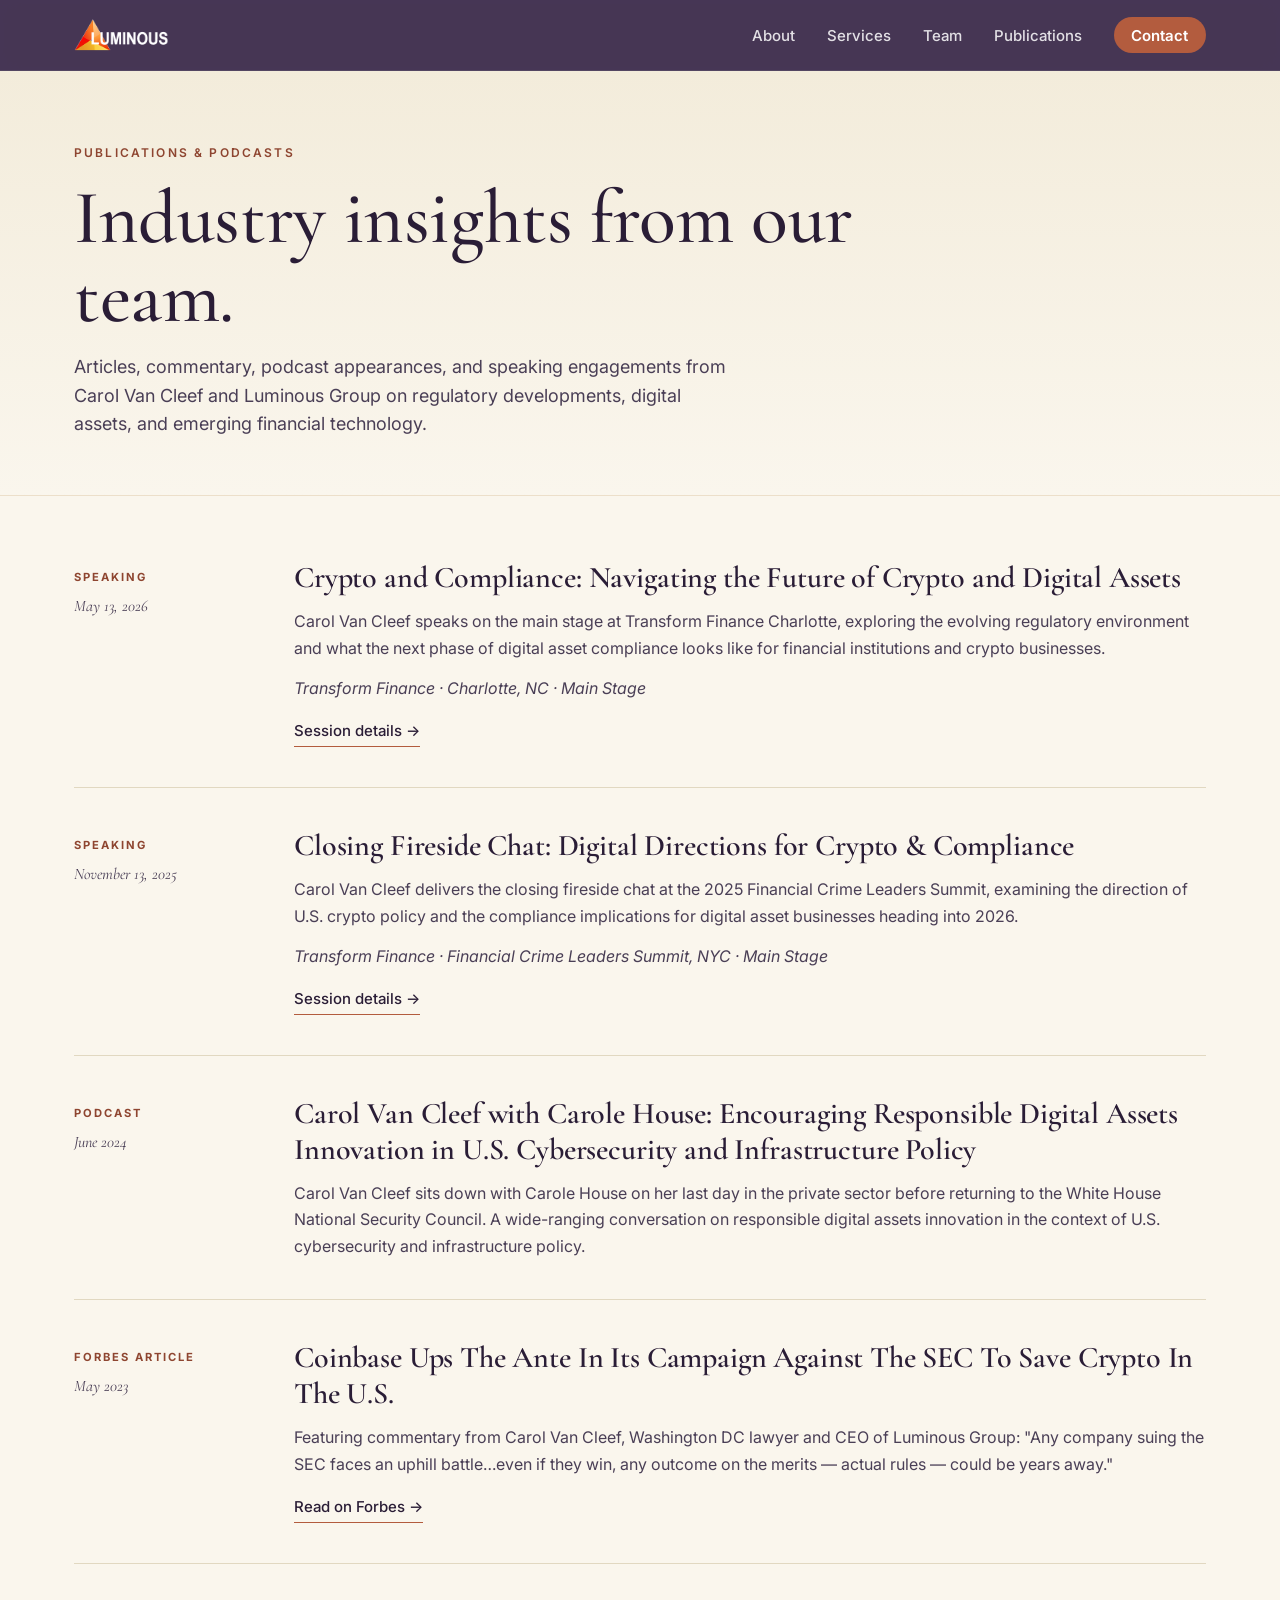
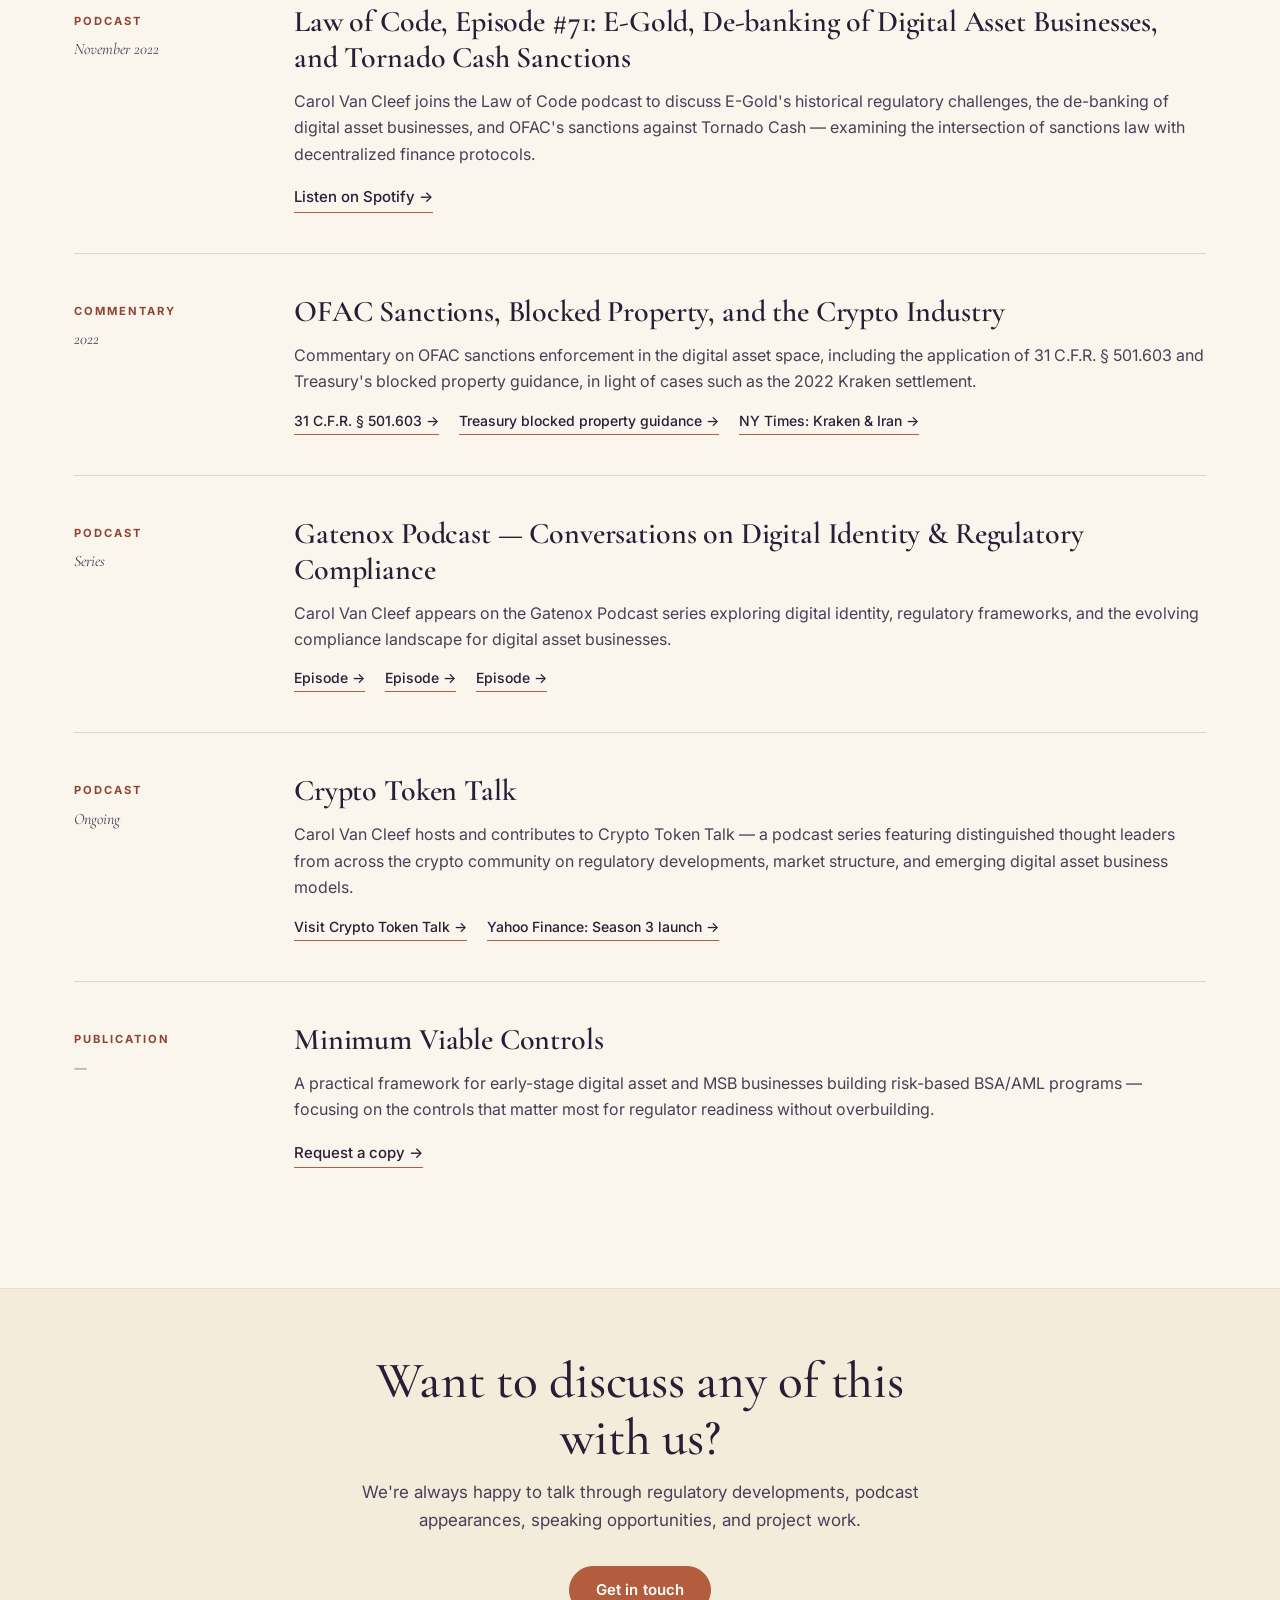
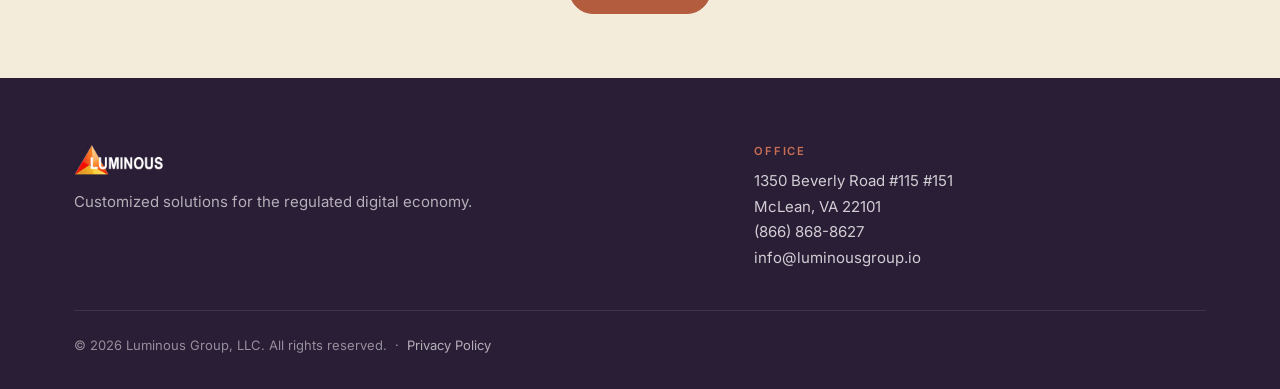
<file: publications.html>
<!DOCTYPE html>
<html lang="en">
<head>
  <meta charset="UTF-8" />
  <meta name="viewport" content="width=device-width, initial-scale=1.0" />
  <title>Publications &amp; Podcasts — Luminous Group</title>
  <meta name="description" content="Articles, commentary, podcast appearances, and speaking engagements from Carol Van Cleef and Luminous Group on digital assets, blockchain, and regulatory compliance." />

  <link rel="icon" type="image/png" sizes="32x32" href="assets/images/favicon-32.png" />
  <link rel="apple-touch-icon" href="assets/images/favicon-180.png" />

  <link rel="preconnect" href="https://fonts.googleapis.com" />
  <link rel="preconnect" href="https://fonts.gstatic.com" crossorigin />
  <link href="https://fonts.googleapis.com/css2?family=Inter:wght@400;500;600;700&family=Cormorant+Garamond:ital,wght@0,500;0,600;0,700;1,500;1,600&display=swap" rel="stylesheet" />

  <link rel="stylesheet" href="styles.css" />
</head>
<body class="page-publications">

  <a class="skip-link" href="#main">Skip to content</a>

  <header class="site-header" id="top">
    <div class="container header-inner">
      <a class="logo" href="index.html" aria-label="Luminous Group home">
        <img src="assets/images/luminous-logo.png" alt="Luminous Group" />
      </a>
      <nav class="site-nav" aria-label="Primary">
        <button class="nav-toggle" aria-expanded="false" aria-controls="nav-menu">
          <span class="nav-toggle-bar"></span>
          <span class="nav-toggle-bar"></span>
          <span class="nav-toggle-bar"></span>
          <span class="sr-only">Menu</span>
        </button>
        <ul class="nav-menu" id="nav-menu">
          <li><a href="index.html#about">About</a></li>
          <li><a href="index.html#services">Services</a></li>
          <li><a href="index.html#team">Team</a></li>
          <li><a href="publications.html" aria-current="page">Publications</a></li>
          <li><a href="index.html#contact" class="nav-cta">Contact</a></li>
        </ul>
      </nav>
    </div>
  </header>

  <main id="main">

    <section class="page-hero">
      <div class="container">
        <p class="eyebrow">Publications &amp; Podcasts</p>
        <h1>Industry insights from our team.</h1>
        <p class="page-hero-sub">Articles, commentary, podcast appearances, and speaking engagements from Carol Van Cleef and Luminous Group on regulatory developments, digital assets, and emerging financial technology.</p>
      </div>
    </section>

    <section class="pub-list-section">
      <div class="container">

        <article class="pub-entry">
          <div class="pub-entry-meta">
            <p class="pub-type">Speaking</p>
            <p class="pub-date">May 13, 2026</p>
          </div>
          <div class="pub-entry-body">
            <h2>Crypto and Compliance: Navigating the Future of Crypto and Digital Assets</h2>
            <p>Carol Van Cleef speaks on the main stage at Transform Finance Charlotte, exploring the evolving regulatory environment and what the next phase of digital asset compliance looks like for financial institutions and crypto businesses.</p>
            <p class="pub-entry-venue">Transform Finance · Charlotte, NC · Main Stage</p>
            <a class="pub-entry-link" href="https://www.transformfinance.media/speakers/luminous-group" target="_blank" rel="noopener noreferrer">Session details →</a>
          </div>
        </article>

        <article class="pub-entry">
          <div class="pub-entry-meta">
            <p class="pub-type">Speaking</p>
            <p class="pub-date">November 13, 2025</p>
          </div>
          <div class="pub-entry-body">
            <h2>Closing Fireside Chat: Digital Directions for Crypto &amp; Compliance</h2>
            <p>Carol Van Cleef delivers the closing fireside chat at the 2025 Financial Crime Leaders Summit, examining the direction of U.S. crypto policy and the compliance implications for digital asset businesses heading into 2026.</p>
            <p class="pub-entry-venue">Transform Finance · Financial Crime Leaders Summit, NYC · Main Stage</p>
            <a class="pub-entry-link" href="https://www.transformfinance.media/speakers/luminous-group" target="_blank" rel="noopener noreferrer">Session details →</a>
          </div>
        </article>

        <article class="pub-entry">
          <div class="pub-entry-meta">
            <p class="pub-type">Podcast</p>
            <p class="pub-date">June 2024</p>
          </div>
          <div class="pub-entry-body">
            <h2>Carol Van Cleef with Carole House: Encouraging Responsible Digital Assets Innovation in U.S. Cybersecurity and Infrastructure Policy</h2>
            <p>Carol Van Cleef sits down with Carole House on her last day in the private sector before returning to the White House National Security Council. A wide-ranging conversation on responsible digital assets innovation in the context of U.S. cybersecurity and infrastructure policy.</p>
          </div>
        </article>

        <article class="pub-entry">
          <div class="pub-entry-meta">
            <p class="pub-type">Forbes Article</p>
            <p class="pub-date">May 2023</p>
          </div>
          <div class="pub-entry-body">
            <h2>Coinbase Ups The Ante In Its Campaign Against The SEC To Save Crypto In The U.S.</h2>
            <p>Featuring commentary from Carol Van Cleef, Washington DC lawyer and CEO of Luminous Group: "Any company suing the SEC faces an uphill battle…even if they win, any outcome on the merits — actual rules — could be years away."</p>
            <a class="pub-entry-link" href="https://www.forbes.com/sites/digital-assets/2023/05/01/coinbase-ups-the-ante-in-its-campaign-against-the-sec-to-save-crypto-in-the-us/" target="_blank" rel="noopener noreferrer">Read on Forbes →</a>
          </div>
        </article>

        <article class="pub-entry">
          <div class="pub-entry-meta">
            <p class="pub-type">Podcast</p>
            <p class="pub-date">November 2022</p>
          </div>
          <div class="pub-entry-body">
            <h2>Law of Code, Episode #71: E-Gold, De-banking of Digital Asset Businesses, and Tornado Cash Sanctions</h2>
            <p>Carol Van Cleef joins the Law of Code podcast to discuss E-Gold's historical regulatory challenges, the de-banking of digital asset businesses, and OFAC's sanctions against Tornado Cash — examining the intersection of sanctions law with decentralized finance protocols.</p>
            <a class="pub-entry-link" href="https://creators.spotify.com/pod/profile/lawofcode/episodes/71---Carol-Van-Cleef-on-E-Gold--de-banking-of-digital-asset-businesses--and-Tornado-Cash-sanctions-e1pap49" target="_blank" rel="noopener noreferrer">Listen on Spotify →</a>
          </div>
        </article>

        <article class="pub-entry">
          <div class="pub-entry-meta">
            <p class="pub-type">Commentary</p>
            <p class="pub-date">2022</p>
          </div>
          <div class="pub-entry-body">
            <h2>OFAC Sanctions, Blocked Property, and the Crypto Industry</h2>
            <p>Commentary on OFAC sanctions enforcement in the digital asset space, including the application of 31 C.F.R. § 501.603 and Treasury's blocked property guidance, in light of cases such as the 2022 Kraken settlement.</p>
            <div class="pub-entry-links">
              <a href="https://www.ecfr.gov/current/title-31/subtitle-B/chapter-V/part-501/subpart-C/section-501.603" target="_blank" rel="noopener noreferrer">31 C.F.R. § 501.603 →</a>
              <a href="https://home.treasury.gov/system/files/126/ofac_blocked_property_guidance.pdf" target="_blank" rel="noopener noreferrer">Treasury blocked property guidance →</a>
              <a href="https://www.nytimes.com/2022/07/26/technology/kraken-crypto-iran.html" target="_blank" rel="noopener noreferrer">NY Times: Kraken &amp; Iran →</a>
            </div>
          </div>
        </article>

        <article class="pub-entry">
          <div class="pub-entry-meta">
            <p class="pub-type">Podcast</p>
            <p class="pub-date">Series</p>
          </div>
          <div class="pub-entry-body">
            <h2>Gatenox Podcast — Conversations on Digital Identity &amp; Regulatory Compliance</h2>
            <p>Carol Van Cleef appears on the Gatenox Podcast series exploring digital identity, regulatory frameworks, and the evolving compliance landscape for digital asset businesses.</p>
            <div class="pub-entry-links">
              <a href="https://youtu.be/KFvKpONB8SU" target="_blank" rel="noopener noreferrer">Episode →</a>
              <a href="https://youtu.be/MIt0nNA1IgU" target="_blank" rel="noopener noreferrer">Episode →</a>
              <a href="https://youtu.be/jBThFUGzUJ0" target="_blank" rel="noopener noreferrer">Episode →</a>
            </div>
          </div>
        </article>

        <article class="pub-entry">
          <div class="pub-entry-meta">
            <p class="pub-type">Podcast</p>
            <p class="pub-date">Ongoing</p>
          </div>
          <div class="pub-entry-body">
            <h2>Crypto Token Talk</h2>
            <p>Carol Van Cleef hosts and contributes to Crypto Token Talk — a podcast series featuring distinguished thought leaders from across the crypto community on regulatory developments, market structure, and emerging digital asset business models.</p>
            <div class="pub-entry-links">
              <a href="https://cryptotokentalk.io/" target="_blank" rel="noopener noreferrer">Visit Crypto Token Talk →</a>
              <a href="https://finance.yahoo.com/news/crypto-token-talk-podcast-kicks-140000446.html" target="_blank" rel="noopener noreferrer">Yahoo Finance: Season 3 launch →</a>
            </div>
          </div>
        </article>

        <article class="pub-entry">
          <div class="pub-entry-meta">
            <p class="pub-type">Publication</p>
            <p class="pub-date">—</p>
          </div>
          <div class="pub-entry-body">
            <h2>Minimum Viable Controls</h2>
            <p>A practical framework for early-stage digital asset and MSB businesses building risk-based BSA/AML programs — focusing on the controls that matter most for regulator readiness without overbuilding.</p>
            <a class="pub-entry-link" href="index.html#contact">Request a copy →</a>
          </div>
        </article>

      </div>
    </section>

    <section class="page-cta">
      <div class="container">
        <h2>Want to discuss any of this with us?</h2>
        <p>We're always happy to talk through regulatory developments, podcast appearances, speaking opportunities, and project work.</p>
        <a class="btn btn-gold" href="index.html#contact">Get in touch</a>
      </div>
    </section>

  </main>

  <footer class="site-footer">
    <div class="container footer-inner">
      <div class="footer-cols">
        <div class="footer-col">
          <img class="footer-logo" src="assets/images/luminous-logo.png" alt="Luminous Group" />
          <p class="footer-tag">Customized solutions for the regulated digital economy.</p>
        </div>
        <div class="footer-col">
          <p class="footer-heading">Office</p>
          <p class="footer-detail">1350 Beverly Road #115 #151<br />McLean, VA 22101<br /><a href="tel:+18668688627">(866) 868-8627</a><br /><a href="mailto:info@luminousgroup.io">info@luminousgroup.io</a></p>
        </div>
      </div>
      <p class="colophon">&copy; <span id="year">2026</span> Luminous Group, LLC. All rights reserved. &nbsp;&middot;&nbsp; <a href="privacy-policy.html">Privacy Policy</a></p>
    </div>
  </footer>

  <script src="script.js"></script>
</body>
</html>
</file>
<file: styles.css>
:root {
  --bg: #faf6ed;
  --bg-cream: #f3ecdb;
  --bg-warm: #ebe3cd;
  --bg-paper: #fdfbf4;
  --bg-deep: #2a1d36;
  --bg-deeper: #180e24;
  --ink: #2a1d36;
  --ink-soft: #4a3f56;
  --muted: #7a6f86;
  --line: #e1d8c1;
  --line-soft: #ecdfca;
  --navy: #2a1d36;
  --navy-soft: #3f2e4f;
  --navy-deep: #180e24;
  --terracotta: #b35c3e;
  --terracotta-bright: #c87055;
  --terracotta-deep: #8e4530;
  --terracotta-tint: #f0d9cd;
  --accent: #b35c3e;
  --radius: 6px;
  --radius-lg: 14px;
  --radius-xl: 24px;
  --shadow-sm: 0 1px 2px rgba(14,26,54,.04), 0 2px 8px rgba(14,26,54,.04);
  --shadow-md: 0 8px 24px rgba(14,26,54,.10);
  --shadow-lg: 0 24px 48px rgba(14,26,54,.16);
  --container: 1180px;
  --font-sans: "Inter", -apple-system, BlinkMacSystemFont, "Segoe UI", Roboto, sans-serif;
  --font-display: "Cormorant Garamond", "Times New Roman", Georgia, serif;
}

*, *::before, *::after { box-sizing: border-box; }

html { scroll-behavior: smooth; }

body {
  margin: 0;
  background: var(--bg);
  color: var(--ink);
  font-family: var(--font-sans);
  font-size: 16px;
  line-height: 1.65;
  -webkit-font-smoothing: antialiased;
  -moz-osx-font-smoothing: grayscale;
}

img, video, svg { max-width: 100%; display: block; }

h1, h2, h3 {
  font-family: var(--font-display);
  font-weight: 600;
  line-height: 1.1;
  letter-spacing: -0.005em;
  margin: 0 0 0.5em;
  color: var(--ink);
}

h1 { font-size: clamp(2.5rem, 6vw, 4.75rem); font-weight: 500; line-height: 1.04; }
h2 { font-size: clamp(2rem, 4vw, 3.25rem); font-weight: 500; }
h3 { font-size: 1.375rem; font-weight: 600; letter-spacing: -0.005em; }

em { font-style: italic; }

p { margin: 0 0 1em; color: var(--ink-soft); }
p:last-child { margin-bottom: 0; }

a { color: var(--accent); text-decoration: none; transition: color .15s ease; }
a:hover { color: var(--terracotta-deep); }

.container {
  width: 100%;
  max-width: var(--container);
  margin: 0 auto;
  padding: 0 1.5rem;
}

.sr-only {
  position: absolute; width: 1px; height: 1px; padding: 0; margin: -1px;
  overflow: hidden; clip: rect(0,0,0,0); white-space: nowrap; border: 0;
}

.skip-link {
  position: absolute; left: -9999px; top: 0;
  background: var(--navy); color: #fff; padding: 0.5rem 1rem; z-index: 100;
}
.skip-link:focus { left: 1rem; top: 1rem; }

/* --- Buttons --- */

.btn {
  display: inline-block;
  font-weight: 500;
  font-size: 0.9375rem;
  padding: 0.875rem 1.625rem;
  border-radius: 100px;
  border: 1px solid transparent;
  cursor: pointer;
  transition: background .15s ease, color .15s ease, border-color .15s ease, transform .12s ease;
  text-decoration: none;
  line-height: 1.2;
  font-family: var(--font-sans);
  letter-spacing: 0.01em;
}
.btn-gold {
  background: var(--terracotta);
  color: #fff;
  border-color: var(--terracotta);
  font-weight: 600;
}
.btn-gold:hover { background: var(--terracotta-deep); border-color: var(--terracotta-deep); color: #fff; transform: translateY(-1px); }
.btn-outline {
  background: transparent;
  color: #fff;
  border-color: rgba(255,255,255,0.35);
}
.btn-outline:hover { border-color: #fff; color: #fff; transform: translateY(-1px); }
.btn-outline-dark {
  background: transparent;
  color: var(--navy);
  border-color: var(--line);
}
.btn-outline-dark:hover { border-color: var(--navy); color: var(--navy); transform: translateY(-1px); }

/* --- Header --- */

.site-header {
  position: sticky;
  top: 0;
  z-index: 50;
  background: rgba(63,46,79,0.96);
  backdrop-filter: saturate(180%) blur(10px);
  -webkit-backdrop-filter: saturate(180%) blur(10px);
  border-bottom: 1px solid rgba(255,255,255,0.08);
  transition: box-shadow .2s ease;
}
.site-header.is-scrolled {
  box-shadow: 0 4px 16px rgba(0,0,0,.18);
}

.header-inner {
  display: flex;
  align-items: center;
  justify-content: space-between;
  padding: 1rem 1.5rem;
}

.logo {
  display: flex;
  align-items: center;
  gap: 0.625rem;
  color: #fff;
}
.logo img { height: 38px; width: auto; }

.site-nav { display: flex; align-items: center; }

.nav-menu {
  display: flex;
  align-items: center;
  gap: 2rem;
  list-style: none;
  margin: 0;
  padding: 0;
}
.nav-menu a {
  color: rgba(255,255,255,0.85);
  font-weight: 500;
  font-size: 0.9375rem;
  padding: 0.5rem 0;
  transition: color .15s ease;
}
.nav-menu a:hover { color: #fff; }
.nav-menu a.nav-cta {
  background: var(--terracotta);
  color: #fff;
  padding: 0.55rem 1.1rem;
  border-radius: 100px;
  font-weight: 600;
}
.nav-menu a.nav-cta:hover { background: var(--terracotta-deep); color: #fff; }

.nav-toggle {
  display: none;
  background: none;
  border: none;
  cursor: pointer;
  padding: 0.5rem;
  flex-direction: column;
  gap: 4px;
}
.nav-toggle-bar {
  display: block;
  width: 22px;
  height: 2px;
  background: #fff;
}

@media (max-width: 880px) {
  .nav-toggle { display: flex; }
  .nav-menu {
    position: absolute;
    top: 100%;
    left: 0;
    right: 0;
    background: var(--navy);
    flex-direction: column;
    align-items: stretch;
    gap: 0;
    padding: 0.5rem 1.5rem 1rem;
    box-shadow: var(--shadow-md);
    display: none;
  }
  .nav-menu.is-open { display: flex; }
  .nav-menu li { border-bottom: 1px solid rgba(255,255,255,0.10); }
  .nav-menu li:last-child { border-bottom: 0; }
  .nav-menu a { display: block; padding: 0.875rem 0; }
  .nav-menu a.nav-cta { padding: 0.75rem 1rem; background: var(--terracotta); color: #fff; border-radius: 8px; text-align: center; margin-top: 0.5rem; }
}

/* --- Hero --- */

.hero {
  position: relative;
  background:
    linear-gradient(135deg, var(--navy-deep) 0%, var(--navy) 55%, var(--navy-soft) 100%);
  color: #fff;
  overflow: hidden;
  min-height: 80vh;
  display: flex;
  align-items: center;
  padding: 6rem 0 6rem;
}
.hero-bg {
  position: absolute;
  inset: 0;
  pointer-events: none;
  overflow: hidden;
}
.hero-orb {
  position: absolute;
  top: -10%;
  right: -8%;
  width: 620px;
  height: 620px;
  border-radius: 50%;
  background: radial-gradient(circle at 30% 30%, rgba(200,112,85,0.32), rgba(179,92,62,0.10) 45%, transparent 70%);
  filter: blur(6px);
}
.hero-orb-2 {
  top: auto;
  bottom: -25%;
  left: -12%;
  right: auto;
  width: 540px;
  height: 540px;
  background: radial-gradient(circle at 50% 50%, rgba(63,46,79,0.70), rgba(42,29,54,0.30) 50%, transparent 75%);
  filter: blur(18px);
}
.hero-rings {
  position: absolute;
  top: 50%;
  right: 6%;
  width: 360px;
  height: 360px;
  border: 1px solid rgba(255,239,225,0.18);
  border-radius: 50%;
  transform: translate(0, -50%);
}
.hero-rings::before {
  content: "";
  position: absolute;
  inset: 44px;
  border: 1px solid rgba(255,239,225,0.13);
  border-radius: 50%;
}
.hero-rings::after {
  content: "";
  position: absolute;
  inset: 88px;
  border: 1px solid rgba(255,239,225,0.08);
  border-radius: 50%;
}
@media (max-width: 900px) {
  .hero-rings { display: none; }
  .hero-orb { width: 380px; height: 380px; }
  .hero-orb-2 { width: 320px; height: 320px; }
}
.hero-inner {
  position: relative;
  z-index: 1;
  max-width: 820px;
}
.hero .eyebrow {
  color: var(--terracotta-bright);
}
.hero-title {
  margin: 0 0 1.5rem;
  color: #fff;
  font-style: normal;
}
.hero-title em {
  color: var(--terracotta-bright);
  font-style: italic;
  font-weight: 500;
}
.hero-sub {
  font-size: 1.1875rem;
  color: rgba(255,255,255,0.78);
  margin: 0 0 2.5rem;
  max-width: 620px;
  line-height: 1.55;
}
.hero-actions {
  display: flex;
  flex-wrap: wrap;
  gap: 1rem;
}

.eyebrow {
  font-size: 0.75rem;
  font-weight: 600;
  letter-spacing: 0.18em;
  text-transform: uppercase;
  color: var(--terracotta-deep);
  margin: 0 0 1rem;
  font-family: var(--font-sans);
}

/* --- Sectors strip --- */

.sectors {
  background: var(--bg-paper);
  color: var(--ink);
  padding: 1.5rem 0;
  border-bottom: 1px solid var(--line);
  position: relative;
  z-index: 2;
}
.sectors-row {
  display: flex;
  align-items: center;
  gap: 0.875rem;
  flex-wrap: wrap;
}
.sectors-label {
  font-size: 0.7rem;
  font-weight: 700;
  letter-spacing: 0.14em;
  text-transform: uppercase;
  color: var(--terracotta-deep);
  margin: 0;
  flex-shrink: 0;
  border-right: 1px solid var(--line);
  padding-right: 0.875rem;
}
.sectors-list {
  list-style: none;
  margin: 0;
  padding: 0;
  display: flex;
  align-items: center;
  gap: 0;
  flex-wrap: wrap;
}
.sectors-list li {
  font-size: 0.8125rem;
  font-weight: 500;
  color: var(--ink-soft);
  white-space: nowrap;
}
.sectors-list li + li::before {
  content: "·";
  color: var(--terracotta);
  margin: 0 0.625rem;
  font-weight: 700;
}
@media (max-width: 900px) {
  .sectors-label { border-right: 0; padding-right: 0; }
  .sectors-list { gap: 0.5rem 1rem; }
  .sectors-list li + li::before { display: none; }
}

/* --- Sections --- */

section { padding: 6.5rem 0; }

.section-heading {
  max-width: 740px;
  margin: 0 0 4rem;
}
.section-heading h2 { margin-bottom: 0; }
.section-heading h2 em { font-weight: 500; color: var(--terracotta-deep); font-style: italic; }

/* --- About --- */

.about { background: var(--bg); }
.about-grid {
  display: grid;
  grid-template-columns: 0.9fr 1.1fr;
  gap: 4rem;
  align-items: start;
}
@media (max-width: 900px) {
  .about-grid { grid-template-columns: 1fr; gap: 2.5rem; }
}
.about-headline {
  margin: 0;
  font-size: clamp(2rem, 4vw, 3.5rem);
  line-height: 1.05;
  color: var(--navy);
}
.about-headline em {
  font-style: italic;
  color: var(--terracotta-deep);
  font-weight: 500;
}
.about-quote {
  font-family: var(--font-display);
  font-style: italic;
  font-size: 1.5rem;
  line-height: 1.4;
  color: var(--navy);
  margin: 0 0 1.5rem;
  padding-left: 1.25rem;
  border-left: 3px solid var(--terracotta);
  font-weight: 500;
}
.about-body {
  font-size: 1.0625rem;
  color: var(--ink-soft);
  margin: 0 0 2.5rem;
  line-height: 1.65;
}
.about-stats {
  display: grid;
  grid-template-columns: repeat(3, 1fr);
  gap: 1.5rem;
  padding-top: 2rem;
  border-top: 1px solid var(--line);
}
@media (max-width: 540px) {
  .about-stats { grid-template-columns: 1fr; gap: 1.25rem; }
}
.about-stat-num {
  font-family: var(--font-display);
  font-size: 2.75rem;
  font-weight: 500;
  color: var(--navy);
  margin: 0 0 0.5rem;
  line-height: 1.1;
  letter-spacing: -0.02em;
  display: block;
  font-variant-numeric: lining-nums;
  font-feature-settings: "lnum" 1;
}
.about-stat-label {
  font-size: 0.8125rem;
  color: var(--ink-soft);
  margin: 0;
  line-height: 1.45;
}

/* --- Services --- */

.services {
  background: var(--bg-cream);
  border-top: 1px solid var(--line-soft);
  border-bottom: 1px solid var(--line-soft);
}
.service-row {
  display: grid;
  grid-template-columns: auto 1fr;
  gap: 2.5rem;
  align-items: start;
  padding: 3.5rem 0;
  border-top: 1px solid var(--line);
  position: relative;
}
.service-row:first-of-type { border-top: 0; padding-top: 1.5rem; }
.service-row:last-of-type { padding-bottom: 0; }
@media (max-width: 720px) {
  .service-row { grid-template-columns: 1fr; gap: 1rem; padding: 2.5rem 0; }
}
.service-row-number {
  font-family: var(--font-display);
  font-size: 4.5rem;
  font-weight: 500;
  font-style: italic;
  line-height: 1;
  color: var(--terracotta);
  min-width: 110px;
  margin-top: -1.25rem;
}
.service-row-body h3 {
  font-size: clamp(1.5rem, 2.4vw, 2rem);
  margin: 0 0 0.75rem;
  color: var(--navy);
  font-weight: 600;
  letter-spacing: -0.01em;
}
.service-row-lede {
  font-size: 1.0625rem;
  color: var(--ink-soft);
  margin: 0 0 1.25rem;
  line-height: 1.6;
  max-width: 56ch;
}
.service-row-list {
  list-style: none;
  margin: 0;
  padding: 0;
  display: grid;
  grid-template-columns: 1fr 1fr;
  gap: 0.5rem 2rem;
}
@media (max-width: 560px) {
  .service-row-list { grid-template-columns: 1fr; }
}
.service-row-list li {
  font-size: 0.9375rem;
  color: var(--ink);
  padding-left: 1.25rem;
  position: relative;
  line-height: 1.5;
}
.service-row-list li::before {
  content: "";
  position: absolute;
  left: 0;
  top: 0.6em;
  width: 8px;
  height: 1px;
  background: var(--terracotta);
}

/* --- Team --- */

.team { background: var(--bg); }
.team-grid {
  display: grid;
  grid-template-columns: repeat(2, 1fr);
  gap: 1.25rem;
}
@media (max-width: 720px) {
  .team-grid { grid-template-columns: 1fr; }
}
.team-card {
  display: grid;
  grid-template-columns: auto 1fr;
  gap: 1.25rem;
  align-items: start;
  background: var(--bg-paper);
  border: 1px solid var(--line);
  border-radius: var(--radius-lg);
  padding: 1.5rem;
  transition: border-color .15s ease, box-shadow .15s ease, transform .15s ease;
}
.team-card:hover {
  border-color: var(--terracotta);
  box-shadow: var(--shadow-md);
  transform: translateY(-2px);
}
.team-photo {
  width: 88px;
  height: 88px;
  border-radius: 50%;
  overflow: hidden;
  background: var(--bg-warm);
  flex-shrink: 0;
  position: relative;
}
.team-photo::after {
  content: "";
  position: absolute;
  inset: 0;
  border-radius: 50%;
  border: 1px solid rgba(20,33,61,0.08);
  pointer-events: none;
}
.team-photo img {
  width: 100%;
  height: 100%;
  object-fit: cover;
  object-position: center top;
  display: block;
}
.team-meta {
  min-width: 0;
}
.team-card h3 {
  font-family: var(--font-display);
  font-size: 1.5rem;
  font-weight: 600;
  margin: 0 0 0.125rem;
  color: var(--navy);
  letter-spacing: 0;
  line-height: 1.15;
}
.team-title {
  font-size: 0.7rem;
  font-weight: 600;
  color: var(--terracotta-deep);
  letter-spacing: 0.16em;
  text-transform: uppercase;
  margin: 0 0 0.625rem;
}
.team-bio {
  font-size: 0.875rem;
  color: var(--ink-soft);
  line-height: 1.55;
  margin: 0;
}

/* --- Publications --- */

.publications {
  background: var(--bg-cream);
  border-top: 1px solid var(--line-soft);
  border-bottom: 1px solid var(--line);
}
.pub-grid {
  display: grid;
  grid-template-columns: repeat(3, 1fr);
  gap: 1.5rem;
}
@media (max-width: 900px) {
  .pub-grid { grid-template-columns: 1fr; }
}
.pub-card {
  background: var(--bg-paper);
  border-radius: var(--radius-lg);
  padding: 2.5rem 2rem 2rem;
  display: flex;
  flex-direction: column;
  position: relative;
  overflow: hidden;
  transition: box-shadow .15s ease, transform .15s ease, border-color .15s ease;
  border: 1px solid var(--line);
}
.pub-card::before {
  content: "";
  position: absolute;
  top: 0; left: 0; right: 0;
  height: 4px;
  background: var(--terracotta);
}
.pub-card:hover {
  box-shadow: var(--shadow-md);
  transform: translateY(-3px);
  border-color: var(--terracotta);
}
.pub-type {
  font-size: 0.7rem;
  font-weight: 700;
  letter-spacing: 0.18em;
  text-transform: uppercase;
  color: var(--terracotta-deep);
  margin: 0 0 0.875rem;
}
.pub-card h3 {
  font-family: var(--font-display);
  font-size: 1.625rem;
  color: var(--navy);
  margin: 0 0 0.75rem;
  font-weight: 600;
  line-height: 1.15;
}
.pub-card p {
  font-size: 0.9375rem;
  color: var(--ink-soft);
  line-height: 1.6;
  margin: 0 0 1.5rem;
}
.pub-link {
  margin-top: auto;
  font-size: 0.875rem;
  font-weight: 500;
  color: var(--navy);
  align-self: flex-start;
  border-bottom: 1px solid var(--terracotta);
  padding-bottom: 2px;
}
.pub-link:hover { color: var(--terracotta-deep); }

/* --- Contact --- */

.contact {
  background: var(--bg-warm);
  padding: 6.5rem 0 8rem;
}
.contact-card {
  background: linear-gradient(135deg, var(--navy-deep) 0%, var(--navy) 60%, var(--navy-soft) 100%);
  border-radius: var(--radius-xl);
  padding: 4rem;
  color: rgba(255,255,255,0.85);
  position: relative;
  overflow: hidden;
}
.contact-card::before {
  content: "";
  position: absolute;
  top: -120px;
  right: -120px;
  width: 400px;
  height: 400px;
  border-radius: 50%;
  background: radial-gradient(circle, rgba(200,112,85,0.28), transparent 70%);
  pointer-events: none;
}
@media (max-width: 720px) {
  .contact-card { padding: 2.5rem 1.5rem; }
}
.contact-card .eyebrow { color: var(--terracotta-bright); }
.contact-card h2 {
  color: #fff;
  margin: 0 0 1rem;
  max-width: 16ch;
}
.contact-lede {
  color: rgba(255,255,255,0.75);
  font-size: 1.125rem;
  margin: 0 0 2.5rem;
}

.contact-split {
  display: grid;
  grid-template-columns: 1fr 1.4fr;
  gap: 3rem;
  align-items: start;
  position: relative;
  z-index: 1;
}
@media (max-width: 720px) {
  .contact-split { grid-template-columns: 1fr; gap: 2rem; }
}

.contact-meta {
  list-style: none;
  margin: 0;
  padding: 0;
}
.contact-meta li {
  padding: 1rem 0;
  border-bottom: 1px solid rgba(255,255,255,0.10);
  font-size: 0.9375rem;
  color: rgba(255,255,255,0.82);
  display: flex;
  flex-direction: column;
  gap: 0.25rem;
}
.contact-meta li:first-child { padding-top: 0; }
.contact-meta li:last-child { border-bottom: 0; }
.contact-label {
  font-size: 0.7rem;
  font-weight: 700;
  letter-spacing: 0.16em;
  text-transform: uppercase;
  color: var(--terracotta-bright);
}
.contact-meta a {
  color: #fff;
  font-weight: 500;
}
.contact-meta a:hover { color: var(--terracotta-bright); }

.contact-form {
  background: rgba(255,255,255,0.04);
  border: 1px solid rgba(255,255,255,0.12);
  border-radius: var(--radius-lg);
  padding: 1.75rem;
}

.field { margin-bottom: 1rem; }
.field-row {
  display: grid;
  grid-template-columns: 1fr 1fr;
  gap: 1rem;
}
.field-row .field { margin-bottom: 1rem; }
@media (max-width: 560px) {
  .field-row { grid-template-columns: 1fr; gap: 0; }
}

.field label {
  display: block;
  font-size: 0.8125rem;
  font-weight: 500;
  color: rgba(255,255,255,0.78);
  margin-bottom: 0.4rem;
  letter-spacing: 0.01em;
}
.field .optional {
  color: rgba(255,255,255,0.50);
  font-weight: 400;
  font-size: 0.75rem;
  margin-left: 0.25rem;
}

.field input,
.field textarea {
  width: 100%;
  background: rgba(255,255,255,0.06);
  border: 1px solid rgba(255,255,255,0.16);
  color: #fff;
  font-family: inherit;
  font-size: 0.9375rem;
  padding: 0.75rem 0.875rem;
  border-radius: 8px;
  transition: border-color .15s ease, background .15s ease;
}
.field input:focus,
.field textarea:focus {
  outline: none;
  border-color: var(--terracotta-bright);
  background: rgba(255,255,255,0.09);
}
.field textarea { resize: vertical; min-height: 100px; }

.honeypot { display: none !important; }

.contact-form .btn-gold {
  margin-top: 0.25rem;
  width: 100%;
}

.form-status {
  margin: 1rem 0 0;
  font-size: 0.875rem;
  min-height: 1.25rem;
}
.form-status.success { color: #b9d6a3; }
.form-status.error { color: #f3a8a8; }

/* --- Footer --- */

.site-footer {
  background: var(--navy);
  color: rgba(255,255,255,0.65);
  padding: 4rem 0 2rem;
  font-size: 0.875rem;
}
.footer-cols {
  display: grid;
  grid-template-columns: 1.4fr 1fr;
  gap: 3rem;
  margin-bottom: 2.5rem;
}
@media (max-width: 720px) {
  .footer-cols { grid-template-columns: 1fr; gap: 1.5rem; }
}
.footer-logo {
  height: 36px;
  width: auto;
  margin-bottom: 0.75rem;
}
.footer-tag {
  color: rgba(255,255,255,0.65);
  margin: 0;
  font-size: 0.9375rem;
}
.footer-heading {
  font-weight: 600;
  color: var(--terracotta-bright);
  margin: 0 0 0.5rem;
  font-size: 0.7rem;
  letter-spacing: 0.16em;
  text-transform: uppercase;
}
.footer-detail {
  margin: 0;
  color: rgba(255,255,255,0.78);
  font-size: 0.9375rem;
  line-height: 1.7;
}
.footer-detail a { color: rgba(255,255,255,0.78); }
.footer-detail a:hover { color: var(--terracotta-bright); }
.colophon {
  margin: 0;
  color: rgba(255,255,255,0.50);
  font-size: 0.8125rem;
  border-top: 1px solid rgba(255,255,255,0.10);
  padding-top: 1.5rem;
}
.colophon a { color: rgba(255,255,255,0.65); }
.colophon a:hover { color: var(--terracotta-bright); }

/* --- Publications page --- */

.page-hero {
  background: linear-gradient(180deg, var(--bg-cream) 0%, var(--bg) 100%);
  padding: 4.5rem 0 3.5rem;
  border-bottom: 1px solid var(--line-soft);
}
.page-hero h1 {
  margin: 0 0 1rem;
  color: var(--navy);
  max-width: 24ch;
}
.page-hero-sub {
  font-size: 1.125rem;
  color: var(--ink-soft);
  margin: 0;
  max-width: 660px;
  line-height: 1.6;
}

.pub-list-section {
  padding: 4rem 0 5rem;
  background: var(--bg);
}

.pub-entry {
  display: grid;
  grid-template-columns: 180px 1fr;
  gap: 2.5rem;
  align-items: start;
  padding: 2.5rem 0;
  border-top: 1px solid var(--line);
}
.pub-entry:first-of-type { border-top: 0; padding-top: 0; }
@media (max-width: 720px) {
  .pub-entry { grid-template-columns: 1fr; gap: 0.5rem; padding: 2rem 0; }
}
.pub-entry-meta { padding-top: 0.5rem; }
.pub-entry-meta .pub-type {
  font-size: 0.7rem;
  font-weight: 700;
  letter-spacing: 0.18em;
  text-transform: uppercase;
  color: var(--terracotta-deep);
  margin: 0 0 0.375rem;
}
.pub-entry-meta .pub-date {
  font-family: var(--font-display);
  font-style: italic;
  font-size: 1rem;
  color: var(--ink-soft);
  margin: 0;
}
.pub-entry-body h2 {
  font-family: var(--font-display);
  font-size: clamp(1.375rem, 2.4vw, 1.875rem);
  font-weight: 600;
  color: var(--navy);
  margin: 0 0 0.75rem;
  line-height: 1.2;
  letter-spacing: -0.005em;
}
.pub-entry-body p {
  font-size: 1rem;
  color: var(--ink-soft);
  line-height: 1.65;
  margin: 0 0 0.875rem;
}
.pub-entry-body p:last-child { margin-bottom: 0; }
.pub-entry-venue {
  font-size: 0.875rem;
  color: var(--muted);
  font-style: italic;
  margin: 0 0 0.875rem;
}
.pub-entry-link {
  display: inline-block;
  font-size: 0.9375rem;
  font-weight: 500;
  color: var(--navy);
  border-bottom: 1px solid var(--terracotta);
  padding-bottom: 2px;
  margin-top: 0.25rem;
}
.pub-entry-link:hover { color: var(--terracotta-deep); }
.pub-entry-links {
  display: flex;
  flex-wrap: wrap;
  gap: 0.5rem 1.25rem;
  margin-top: 0.5rem;
}
.pub-entry-links a {
  font-size: 0.875rem;
  font-weight: 500;
  color: var(--navy);
  border-bottom: 1px solid var(--terracotta);
  padding-bottom: 2px;
}
.pub-entry-links a:hover { color: var(--terracotta-deep); }

.page-cta {
  background: var(--bg-cream);
  border-top: 1px solid var(--line-soft);
  padding: 4rem 0;
  text-align: center;
}
.page-cta h2 {
  color: var(--navy);
  margin: 0 0 0.75rem;
  max-width: 22ch;
  margin-left: auto;
  margin-right: auto;
}
.page-cta p {
  font-size: 1.0625rem;
  color: var(--ink-soft);
  max-width: 560px;
  margin: 0 auto 2rem;
}

/* --- Legal pages --- */

.legal-section {
  padding: 4.5rem 0 5rem;
  background: var(--bg);
}
.legal-container {
  max-width: 780px;
}
.legal-container h1 {
  margin: 0 0 1rem;
  color: var(--navy);
}
.legal-meta {
  font-size: 0.9375rem;
  color: var(--muted);
  margin: 0 0 2.5rem;
  padding-bottom: 1.5rem;
  border-bottom: 1px solid var(--line);
}
.legal-container h2 {
  font-size: clamp(1.375rem, 2.2vw, 1.75rem);
  color: var(--navy);
  margin: 2.5rem 0 0.875rem;
  scroll-margin-top: 5rem;
}
.legal-container h3 {
  font-family: var(--font-sans);
  font-size: 1.0625rem;
  color: var(--navy);
  font-weight: 600;
  margin: 1.75rem 0 0.625rem;
  letter-spacing: -0.005em;
}
.legal-container p {
  font-size: 0.9375rem;
  line-height: 1.7;
  color: var(--ink-soft);
  margin: 0 0 1rem;
}
.legal-container ul,
.legal-container ol {
  margin: 0 0 1.25rem;
  padding-left: 1.5rem;
  color: var(--ink-soft);
  font-size: 0.9375rem;
  line-height: 1.65;
}
.legal-container li { margin-bottom: 0.375rem; }
.legal-toc {
  background: var(--bg-cream);
  border-left: 3px solid var(--terracotta);
  border-radius: 0 var(--radius) var(--radius) 0;
  padding: 1rem 1.5rem 1rem 3rem;
  margin: 0 0 2.5rem;
}
.legal-toc li { margin-bottom: 0.25rem; }
.legal-toc a {
  color: var(--navy);
  text-decoration: none;
  font-weight: 500;
}
.legal-toc a:hover { color: var(--terracotta-deep); text-decoration: underline; }
.legal-container a {
  color: var(--terracotta-deep);
  text-decoration: underline;
  text-decoration-color: var(--terracotta);
  text-underline-offset: 2px;
}
.legal-container a:hover { color: var(--navy); }
</file>
